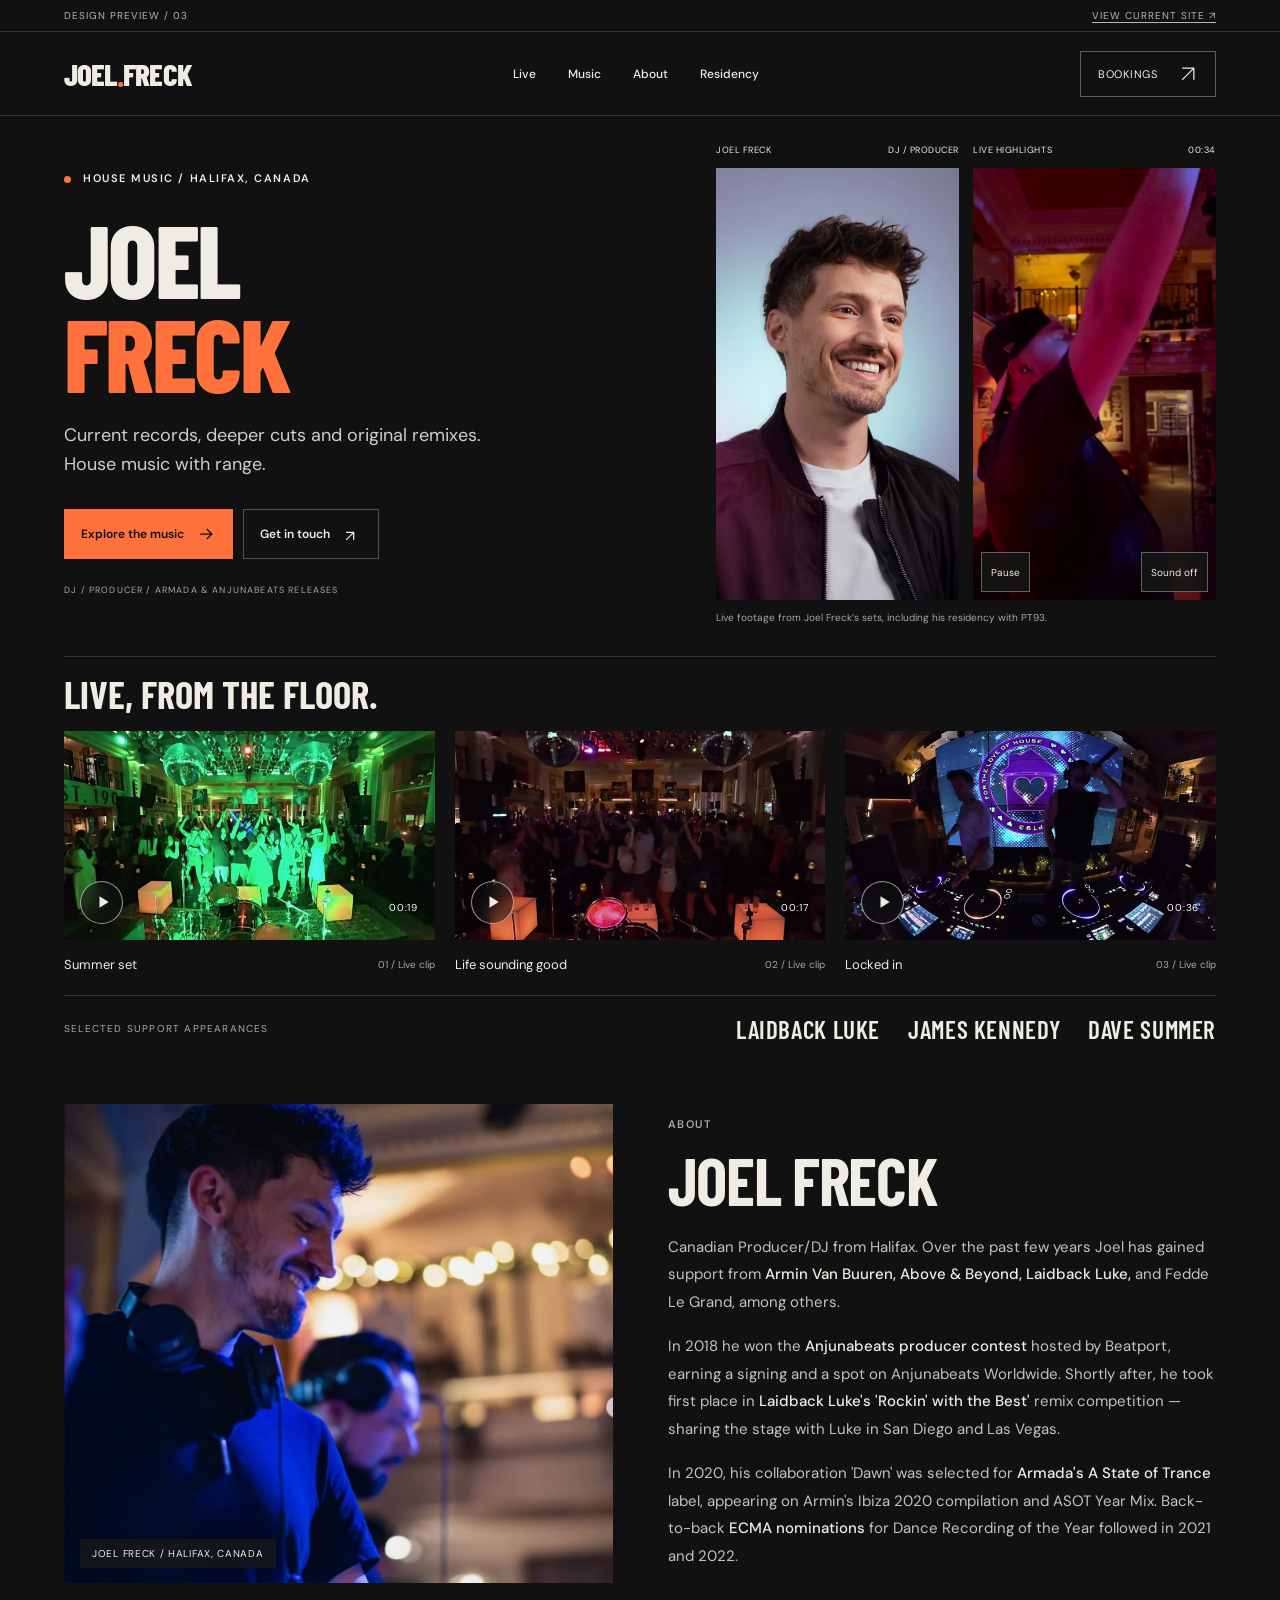
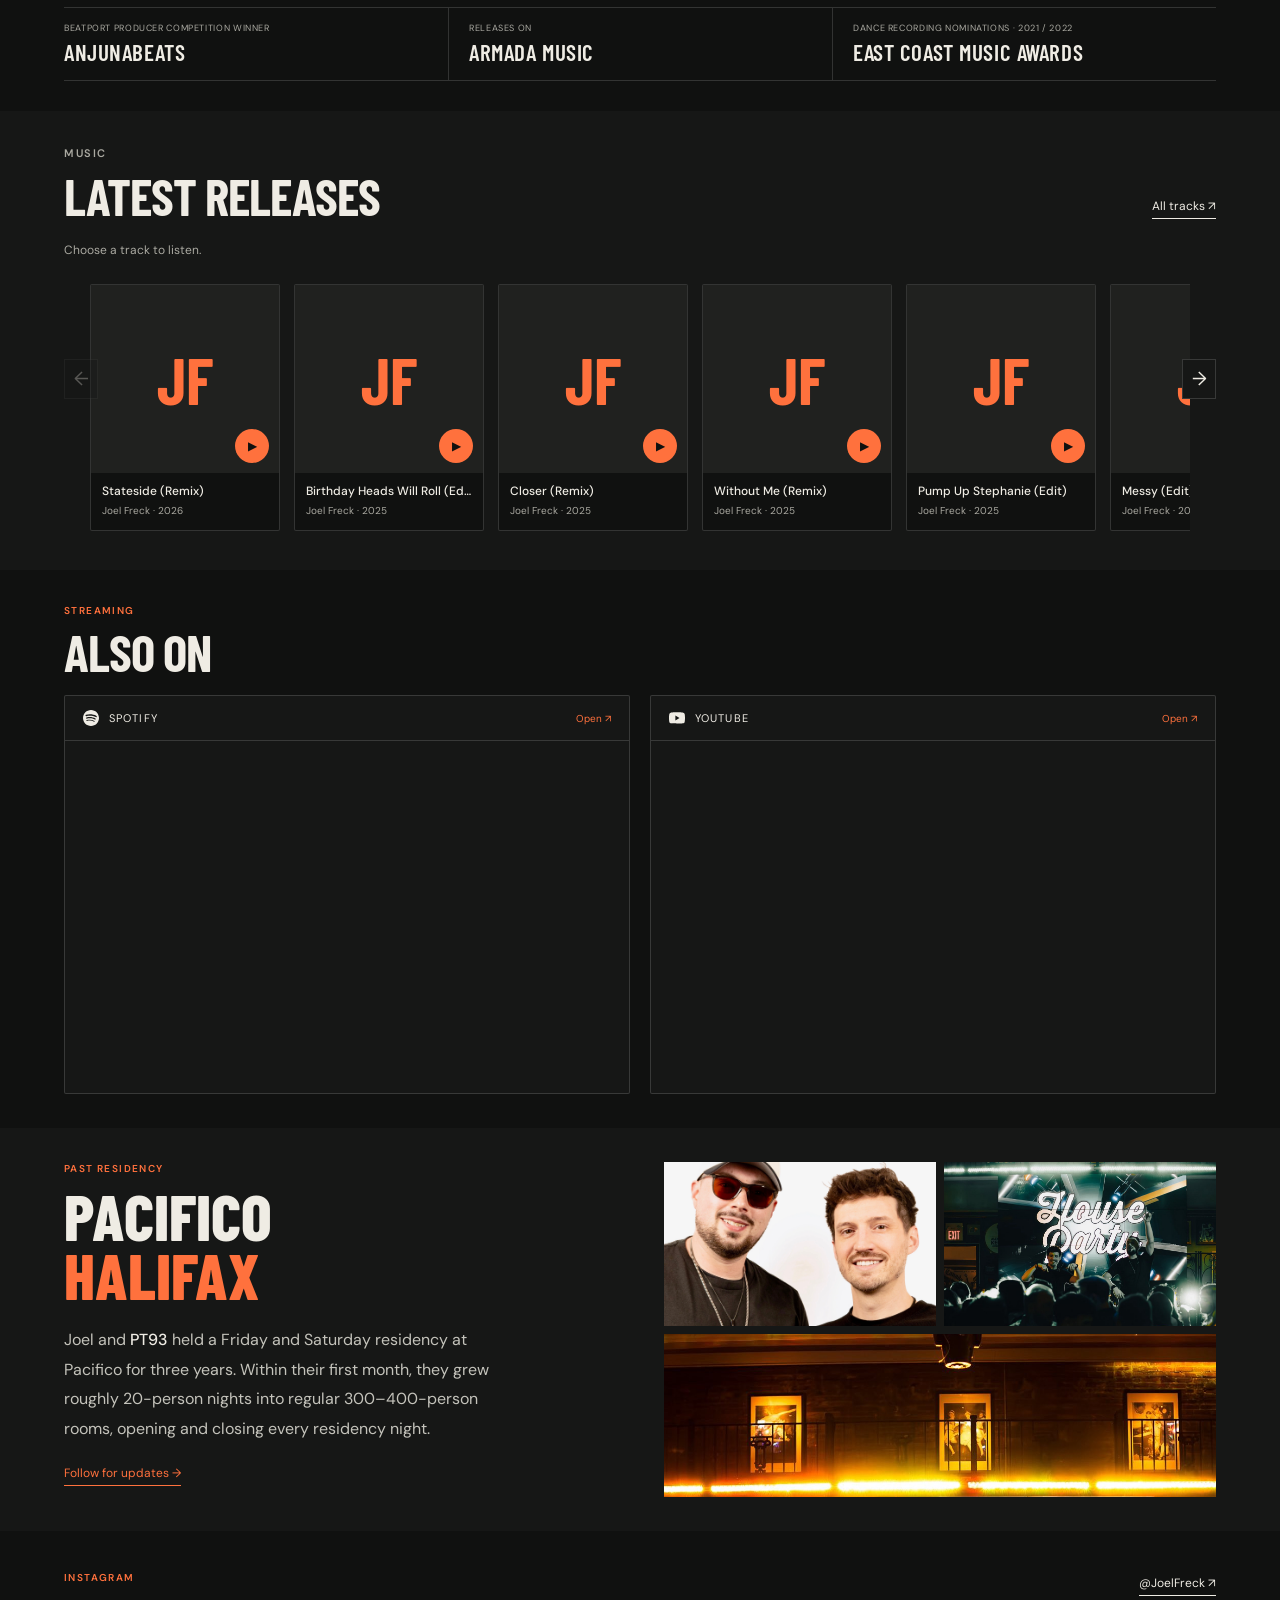
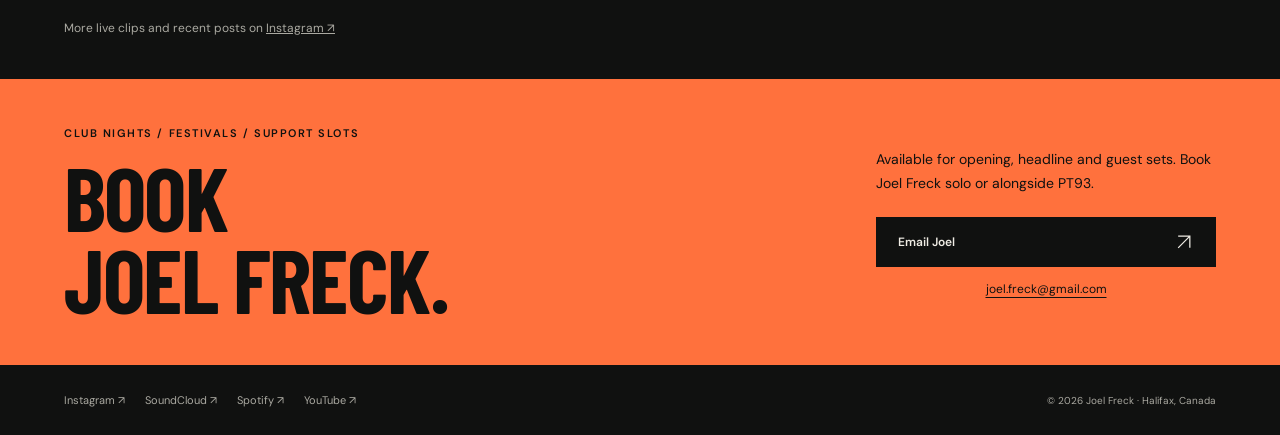
<file: studio-preview.html>
<!DOCTYPE html>
<html lang="en">
<head>
  <meta charset="utf-8">
  <meta name="viewport" content="width=device-width, initial-scale=1">
  <meta name="robots" content="noindex, nofollow, noarchive">
  <meta name="theme-color" content="#101110">
  <title>Joel Freck — Design Preview</title>
  <meta name="description" content="Joel Freck. House music DJ and producer from Halifax, Canada. Live performances, original releases, edits and remixes.">
  <link rel="preconnect" href="https://fonts.googleapis.com">
  <link rel="preconnect" href="https://fonts.gstatic.com" crossorigin>
  <link href="https://fonts.googleapis.com/css2?family=Barlow+Condensed:wght@600;700;800;900&family=DM+Sans:wght@400;500;600;700&display=swap" rel="stylesheet">
  <style>
    :root{--ink:#101110;--paper:#efece4;--orange:#ff713d;--muted:#aaa9a1;--line:#ffffff25;--display:'Barlow Condensed',Impact,sans-serif;--body:'DM Sans',sans-serif;--gutter:clamp(22px,5vw,80px)}
    *,*::before,*::after{box-sizing:border-box}
    html{scroll-behavior:smooth;scroll-padding-top:90px}
    body{margin:0;background:var(--ink);color:var(--paper);font-family:var(--body);font-size:16px;-webkit-font-smoothing:antialiased}
    body.modal-open{overflow:hidden}
    button,a,input{-webkit-tap-highlight-color:transparent}
    button{font:inherit;cursor:pointer}
    a{color:inherit;text-decoration:none}
    button:focus-visible,a:focus-visible,video:focus-visible{outline:3px solid var(--orange);outline-offset:5px}
    img,video{display:block;max-width:100%}
    img{height:auto}
    button{color:inherit}
    svg{display:block;width:20px;height:20px;fill:none;stroke:currentColor;stroke-width:1.5}
    .wrap{width:min(1440px,100%);margin-inline:auto;padding-inline:var(--gutter)}
    .eyebrow{font-size:11px;line-height:1.6;font-weight:600;letter-spacing:.14em;text-transform:uppercase}
    .skip{position:fixed;left:20px;top:-80px;padding:15px;background:var(--paper);color:var(--ink);z-index:100}
    .skip:focus{top:20px}
    .preview-note{display:flex;justify-content:space-between;gap:16px;padding-block:9px;color:#b7b8b0;font-size:10px;letter-spacing:.1em;text-transform:uppercase;border-bottom:1px solid var(--line)}
    .preview-note a{text-decoration:underline;text-underline-offset:3px}
    .site-header{border-bottom:1px solid var(--line)}
    .nav{height:83px;display:flex;align-items:center;justify-content:space-between;gap:24px}
    .wordmark{font-family:var(--display);font-size:31px;font-weight:800;line-height:1;letter-spacing:-.03em;white-space:nowrap}
    .wordmark span{color:var(--orange)}
    .nav-links{display:flex;align-items:center;gap:32px;font-size:12px;font-weight:500}
    .nav-links a{padding-block:12px}
    .nav-links a:hover{color:var(--orange)}
    .nav-book{display:flex;gap:20px;align-items:center;border:1px solid #ffffff55;padding:12px 17px;min-height:44px;font-size:11px;letter-spacing:.07em;text-transform:uppercase;white-space:nowrap}
    .nav-book:hover{background:var(--paper);color:var(--ink)}
    .hero{display:grid;grid-template-columns:minmax(0,1.2fr) minmax(300px,.8fr);gap:clamp(30px,7vw,100px);padding-top:48px;padding-bottom:55px;align-items:center}
    .hero-copy{padding-block:18px}
    .hero-location{display:flex;align-items:center;gap:12px;margin:0 0 27px}
    .orange-dot{width:7px;height:7px;display:inline-block;flex:none;background:var(--orange);border-radius:50%}
    h1{font-family:var(--display);font-size:clamp(118px,15.1vw,224px);line-height:.76;letter-spacing:-.025em;text-transform:uppercase;font-weight:800;margin:0 0 34px}
    h1 span{display:block}
    h1 span:last-child{color:var(--orange);margin-top:7px}
    .hero-description{font-size:clamp(17px,1.65vw,22px);line-height:1.6;max-width:440px;color:#cfcec6;margin:0}
    .hero-actions{display:flex;flex-wrap:wrap;gap:14px;margin-top:30px}
    .button{display:inline-flex;justify-content:center;align-items:center;gap:26px;min-height:50px;padding:14px 21px;font-size:12px;font-weight:600;border:1px solid transparent}
    .button-primary{background:var(--orange);color:var(--ink)}
    .button-primary:hover{background:#ff8c60}
    .button-outline{border-color:#ffffff45}
    .button-outline:hover{border-color:var(--paper)}
    .hero-footnote{font-size:10px;letter-spacing:.13em;text-transform:uppercase;color:var(--muted);margin:33px 0 0}
    .hero-film{width:min(100%,342px);justify-self:center;position:relative;isolation:isolate;margin:0}
    .hero-film::before{content:'';position:absolute;inset:13px -13px -13px 13px;border:1px solid #ff713d65;z-index:-1}
    .hero-film-top{display:flex;align-items:center;justify-content:space-between;gap:12px;font-size:10px;text-transform:uppercase;letter-spacing:.12em;margin-bottom:12px}
    .hero-film-top span:first-child{display:flex;align-items:center;gap:8px}
    .hero-film-frame{position:relative;aspect-ratio:9/16;background:#252623;overflow:hidden}
    .hero-film video{width:100%;height:100%;object-fit:cover}
    .hero-film-frame::after{content:'';position:absolute;inset:70% 0 0;background:linear-gradient(transparent,#0009);pointer-events:none}
    .film-controls{position:absolute;z-index:1;inset:auto 12px 12px;display:flex;justify-content:space-between;gap:8px}
    .film-controls button{display:flex;align-items:center;gap:8px;min-height:42px;padding:10px 13px;border:1px solid #ffffff55;background:#141514e8;font-size:11px}
    .film-controls button:hover{background:var(--paper);color:var(--ink)}
    .film-controls svg{width:15px;height:15px}
    .hero-film figcaption{font-size:10px;line-height:1.65;color:var(--muted);margin-top:12px;max-width:330px}
    .credentials{border-top:1px solid var(--line);border-bottom:1px solid var(--line);display:grid;grid-template-columns:repeat(3,1fr)}
    .credential{padding:27px 30px 29px 0}
    .credential+.credential{border-left:1px solid var(--line);padding-left:36px}
    .credential small{display:block;font-size:10px;color:var(--muted);letter-spacing:.1em;text-transform:uppercase;margin-bottom:7px}
    .credential strong{font-family:var(--display);font-size:34px;line-height:1.1;letter-spacing:.025em;text-transform:uppercase;font-weight:600}
    .section{padding-block:85px}
    .section-top{display:flex;justify-content:space-between;align-items:flex-end;gap:32px;margin-bottom:32px}
    .section-index{display:flex;gap:15px;color:var(--muted);margin-bottom:16px}
    .section-index span{color:var(--orange)}
    h2{font-family:var(--display);font-size:clamp(58px,7.5vw,104px);font-weight:700;letter-spacing:-.02em;line-height:.91;text-transform:uppercase;margin:0}
    .section-top p{max-width:365px;color:var(--muted);font-size:14px;line-height:1.75;margin:0 0 3px}
    .clips{display:grid;grid-template-columns:repeat(3,minmax(0,1fr));gap:20px}
    .clip{display:block;width:100%;padding:0;text-align:left;background:none;border:0}
    .clip-image{aspect-ratio:16/10;position:relative;overflow:hidden;background:#242523}
    .clip-image img{width:100%;height:100%;object-fit:cover;transition:transform .35s,filter .35s;filter:saturate(.85)}
    .clip:hover img{transform:scale(1.035);filter:saturate(1.05)}
    .clip-play{position:absolute;bottom:16px;left:16px;display:grid;place-items:center;width:43px;height:43px;border:1px solid #ffffff8f;border-radius:50%;background:#15151575;backdrop-filter:blur(8px)}
    .clip:hover .clip-play{background:var(--orange);border-color:var(--orange);color:var(--ink)}
    .clip-duration{position:absolute;bottom:26px;right:17px;font-size:10px;letter-spacing:.07em;color:#fff;text-shadow:0 1px 4px #000}
    .clip-caption{display:flex;justify-content:space-between;align-items:center;padding-top:16px;gap:8px;font-size:13px}
    .clip-caption span:last-child{font-size:10px;color:var(--muted)}
    .support-line{margin-top:36px;padding-top:26px;border-top:1px solid var(--line);display:flex;justify-content:space-between;gap:22px;align-items:center}
    .support-line>span{color:var(--muted);font-size:10px;letter-spacing:.12em;text-transform:uppercase;flex-shrink:0}
    .support-names{display:flex;flex-wrap:wrap;gap:12px 28px;font-family:var(--display);font-weight:600;font-size:25px;letter-spacing:.025em;text-transform:uppercase}
    .about{display:grid;grid-template-columns:1fr 1fr;gap:clamp(40px,7vw,110px);align-items:center}
    .about-photo{margin:0;position:relative}
    .about-photo img{width:100%;aspect-ratio:4/5;object-fit:cover;object-position:center 34%}
    .about-photo figcaption{position:absolute;bottom:15px;left:16px;font-size:10px;background:#181918c9;padding:8px 12px;letter-spacing:.07em;text-transform:uppercase}
    .about-copy h2{font-size:clamp(56px,5.7vw,80px);margin-bottom:30px}
    .about-copy p{font-size:14px;line-height:1.85;color:#c4c3bb;margin:0 0 20px}
    .about-copy p.lead{font-size:20px;line-height:1.6;color:var(--paper)}
    .about-stats{border-top:1px solid var(--line);margin-top:32px;padding-top:23px;display:grid;grid-template-columns:1fr 1fr;gap:24px}
    .about-stats strong{display:block;font:700 49px/1 var(--display);color:var(--orange)}
    .about-stats span{display:block;font-size:11px;color:var(--muted);line-height:1.6;margin-top:8px;max-width:155px}
    .booking{background:var(--orange);color:var(--ink);padding-block:66px}
    .booking-inner{display:flex;justify-content:space-between;gap:48px;align-items:center}
    .booking .eyebrow{margin:0 0 14px}
    .booking h2{font-size:clamp(68px,8vw,110px)}
    .booking-right{max-width:340px}
    .booking-right p{font-size:14px;line-height:1.75;margin:0 0 21px}
    .booking .button{background:var(--ink);color:var(--paper);width:100%;justify-content:space-between}
    .booking .button:hover{background:#32352f}
    .booking-email{display:block;margin-top:14px;font-size:12px;text-align:center;text-decoration:underline;text-underline-offset:4px}
    .footer{padding-block:28px;display:flex;align-items:center;justify-content:space-between;gap:25px;font-size:11px;color:var(--muted)}
    .socials{display:flex;gap:20px;flex-wrap:wrap}
    .socials a:hover{color:var(--paper)}
    .footer small{font-size:10px}
    dialog{border:1px solid #ffffff35;padding:0;background:var(--ink);color:var(--paper);width:min(1060px,calc(100% - 32px));max-height:calc(100dvh - 32px);overflow:auto}
    dialog::backdrop{background:#000e;backdrop-filter:blur(8px)}
    .dialog-top{display:flex;justify-content:space-between;align-items:center;gap:20px;padding:15px 20px;border-bottom:1px solid var(--line)}
    .dialog-top h2{font:500 15px var(--body);text-transform:none;letter-spacing:0}
    .dialog-close{background:none;border:1px solid #ffffff40;display:flex;align-items:center;gap:9px;font-size:11px;padding:8px 12px;min-height:40px}
    .dialog-close:hover{background:var(--paper);color:var(--ink)}
    dialog video{width:100%;aspect-ratio:16/9;max-height:75dvh;background:#000;object-fit:contain}
    .media-status{font-size:12px;line-height:1.5;margin:0;padding:10px 20px;color:var(--muted)}
    .media-status:empty{display:none}
    @media(min-width:1600px){.hero{padding-top:58px;padding-bottom:65px}.hero-film{width:360px}}
    @media(min-width:721px) and (max-height:800px){.hero{padding-top:30px;padding-bottom:35px}.hero-film{width:280px}.hero-copy{padding-block:0}h1{font-size:clamp(112px,12vw,176px);margin-bottom:26px}.hero-location{margin-bottom:20px}.hero-footnote{margin-top:24px}}
    @media(max-width:1000px){.nav-links{gap:20px}.hero{gap:40px;grid-template-columns:minmax(0,1fr) minmax(270px,.85fr)}h1{font-size:clamp(112px,16vw,164px)}.hero-description{font-size:17px}.hero-actions{gap:10px}.button{gap:18px;padding-inline:17px}.credentials .credential{padding-left:20px}.credentials .credential:first-child{padding-left:0}.credential strong{font-size:28px}.music-grid{gap:35px}.about{gap:40px}}
    @media(max-width:720px){html{scroll-padding-top:20px}.preview-note{font-size:9px}.nav{height:70px;gap:12px}.nav-links{display:none}.wordmark{font-size:28px}.nav-book{font-size:10px;padding:10px 12px;gap:12px}.hero{grid-template-columns:1fr;padding-top:35px;padding-bottom:40px;gap:38px}.hero-copy{padding:0}.hero-location{font-size:10px;margin-bottom:25px}h1{font-size:clamp(108px,27vw,180px);line-height:.78;margin-bottom:27px}.hero-description{max-width:440px;font-size:17px}.hero-actions{margin-top:22px}.hero-footnote{margin-top:24px;font-size:9px}.hero-film{width:min(100%,310px)}.credentials{grid-template-columns:1fr}.credential,.credentials .credential,.credentials .credential:first-child{padding:19px 0;display:flex;align-items:center;justify-content:space-between;gap:15px}.credential+.credential{border-left:0;border-top:1px solid var(--line)}.credential small{font-size:9px;margin:0;max-width:140px}.credential strong{font-size:26px;text-align:right}.section{padding-block:53px}.section-top{display:block;margin-bottom:26px}.section-top p{margin-top:20px;font-size:13px}.section-index{font-size:10px;margin-bottom:13px}h2{font-size:65px}.clips{grid-template-columns:1fr;gap:28px}.clip-image{aspect-ratio:16/9}.clip-caption{padding-top:12px}.support-line{display:block;margin-top:29px}.support-names{margin-top:15px;gap:8px 20px;font-size:23px}.music-grid{grid-template-columns:1fr;gap:24px;margin-top:30px}.music-art{aspect-ratio:1.2/1}.art-bottom strong{font-size:63px}.music-player{min-height:0}.track{padding-block:19px}.track-name{font-size:17px}.music-links{font-size:11px}.about{grid-template-columns:1fr;gap:32px}.about-photo img{aspect-ratio:1/1;object-position:center 32%}.about-copy h2{font-size:62px;margin-bottom:23px}.about-copy p.lead{font-size:18px}.about-copy p{font-size:13px}.about-stats{margin-top:25px}.booking{padding-block:50px}.booking-inner{display:block}.booking h2{font-size:76px}.booking-right{margin-top:28px;max-width:none}.booking-right p{font-size:13px}.booking .button{max-width:420px}.booking-email{text-align:left;margin-top:19px}.footer{display:block;padding-block:25px}.socials{gap:16px;margin-bottom:22px}.footer small{line-height:1.8}.dialog-top{padding:12px}.dialog-top h2{font-size:13px}}
    @media(prefers-reduced-motion:reduce){html{scroll-behavior:auto}*,*::before,*::after{animation:none!important;transition:none!important}}

    /* Second direction: the original site body, a performance-led opening. */
    :root{--bg:var(--ink);--bg2:#161716;--bg3:#20211f;--or:var(--orange);--or2:#ff946d;--cream:var(--paper);--border:var(--line);--fd:var(--display);--fb:var(--body)}
    .hero{grid-template-columns:minmax(250px,1.15fr) minmax(240px,1fr) minmax(230px,.78fr);gap:32px;padding-block:42px;align-items:center}
    .hero-copy{padding:0}.hero h1{font-size:clamp(76px,8vw,112px);line-height:.85;margin-bottom:25px}
    .hero-description{font-size:18px}.hero-actions{gap:10px}.hero-actions .button{padding:13px 16px;gap:12px}
    .hero-footnote{font-size:9px;line-height:1.8;margin-top:23px}
    .hero-portrait{margin:0;align-self:center;min-width:0}.hero-portrait img{width:100%;height:365px;object-fit:cover;object-position:57% center}
    .hero-portrait figcaption{display:flex;justify-content:space-between;gap:10px;font-size:12px;margin-top:14px}
    .hero-portrait figcaption span{font-size:10px;color:var(--muted)}
    .hero-film{width:100%;max-width:270px}.hero-film::before{display:none}
    .hero-film-frame{background:#191a18}.hero-film figcaption{font-size:10px}
    .section{padding-block:58px}#live h2{font-size:clamp(54px,5.5vw,76px)}
    .credential{padding-block:20px}.credential strong{font-size:28px}
    .about{align-items:stretch;gap:55px}.about-photo{min-height:360px}
    .about-photo img{position:absolute;inset:0;height:100%;width:100%;object-fit:cover;object-position:center 25%;aspect-ratio:auto}
    .about-copy{padding-block:12px}.about-copy h2{font-size:66px;margin:0 0 24px}
    .about-copy p{font-size:15px;line-height:1.85;margin:0 0 16px}.about-copy p:last-child{margin-bottom:0}.about-copy strong{color:var(--paper);font-weight:500}
    .legacy-section{padding-block:34px}.legacy-section h2{font-size:clamp(38px,4vw,54px);margin:0}
    .legacy-section .slabel{font-size:10px;font-weight:600;letter-spacing:.14em;text-transform:uppercase;color:var(--orange);margin-bottom:12px}
    .music-hd{display:flex;justify-content:space-between;align-items:end;gap:20px;margin-bottom:22px}.music-hd .section-index{margin-bottom:10px}
    .text-link{font-size:12px;display:inline-block;border-bottom:1px solid currentColor;padding-bottom:4px}.text-link:hover{color:var(--orange)}
    #music,#residency{background:var(--bg2)}
    .music-player{margin-bottom:18px}.music-player iframe{width:100%;height:166px;display:block;border:0}.music-player [hidden]{display:none}
    .player-placeholder,#music-status{font-size:12px;color:var(--muted);margin:0;line-height:1.6}#music-status:empty{display:none}
    .track-external{display:block;font-size:11px;color:var(--muted);margin-top:10px;text-decoration:underline;text-underline-offset:3px}
    .sc-wrap{position:relative;padding-inline:26px}.sc-viewport{overflow-x:auto;scrollbar-width:none;scroll-snap-type:x mandatory}.sc-viewport::-webkit-scrollbar{display:none}
    .sc-track{display:flex;gap:14px;width:max-content;padding:5px 0}.sc-card{display:block;width:190px;flex:none;padding:0;border:1px solid var(--line);border-radius:2px;background:var(--ink);text-align:left;scroll-snap-align:start}
    .sc-card:hover,.sc-card[aria-pressed="true"]{border-color:var(--orange)}.sc-card:focus-visible{outline-offset:1px}
    .sc-art-wrap{display:block;height:188px;position:relative;overflow:hidden;background:var(--bg3)}.sc-art-wrap img{width:100%;height:100%;object-fit:cover}
    .art-placeholder{height:100%;display:grid;place-items:center;font:700 65px var(--display);color:var(--orange)}
    .sc-play-btn{position:absolute;right:10px;bottom:10px;border-radius:50%;width:34px;height:34px;display:grid;place-items:center;font-size:12px;background:var(--orange);color:var(--ink)}
    .sc-info{display:block;padding:10px 11px 13px}.sc-title{display:block;font-size:12px;font-weight:500;overflow:hidden;text-overflow:ellipsis;white-space:nowrap}.sc-meta{display:block;font-size:10px;color:var(--muted);margin-top:5px}
    .sc-arrow{position:absolute;top:80px;z-index:2;width:34px;height:40px;border:1px solid var(--line);background:var(--bg2);color:var(--paper);font-size:19px}.sc-arrow-l{left:0}.sc-arrow-r{right:0}.sc-arrow:disabled{opacity:.3;cursor:default}
    .stream-grid{display:grid;grid-template-columns:1fr 1fr;gap:20px;margin-top:20px}.stream-card{border:1px solid var(--line);overflow:hidden;border-radius:2px;background:var(--bg2)}
    .stream-card-header{display:flex;align-items:center;justify-content:space-between;padding:14px 18px;border-bottom:1px solid var(--line)}
    .stream-label{display:flex;align-items:center;gap:10px;font-size:11px;letter-spacing:.1em;text-transform:uppercase}.stream-label svg{width:16px;height:16px;fill:currentColor;stroke:none}.stream-open{font-size:10px;color:var(--orange)}
    .stream-embed{width:100%;height:352px;border:0;display:block}
    .res-grid{display:grid;grid-template-columns:1fr 1fr;gap:48px;align-items:stretch}
    .res-venue{font:800 clamp(48px,5vw,68px)/.92 var(--display);text-transform:uppercase;margin:0 0 20px}.res-venue em{font-style:normal;color:var(--orange)}
    .res-body{font-size:16px;line-height:1.85;color:#c4c3bb;max-width:440px;margin:0}.res-body strong{font-weight:500;color:var(--paper)}
    .res-cta{display:inline-block;font-size:12px;color:var(--orange);margin-top:22px;border-bottom:1px solid currentColor;padding-bottom:4px}
    .res-collage{display:grid;grid-template-columns:1fr 1fr;grid-template-rows:1fr 1fr;gap:8px;min-height:335px}
    .res-photo{position:relative;overflow:hidden;background:var(--bg3)}.res-photo img{position:absolute;inset:0;width:100%;height:100%;object-fit:cover}.res-photo:nth-child(3){grid-column:1/3}
    #gram{padding-block:40px;overflow:hidden}.gram-note{font-size:12px;color:var(--muted);line-height:1.7;margin:20px 0 0}.gram-note a{text-decoration:underline}
    .booking{padding-block:46px}.booking h2{font-size:clamp(62px,7vw,90px)}
    @media(min-width:1600px){.hero-film{max-width:290px}.hero-portrait img{height:415px}}
    @media(max-width:1100px){.hero{grid-template-columns:1fr 1fr;gap:26px}.hero-copy{grid-column:1/-1}.hero h1{font-size:80px;line-height:.85;margin-bottom:18px}.hero h1 span{display:inline}.hero h1 span+span{margin-left:12px}.hero-location{margin-bottom:18px}.hero-description{max-width:600px}.hero-footnote{margin-top:18px}.hero-film{max-width:260px}.hero-portrait{max-width:440px;justify-self:center;width:100%}.hero-portrait img{height:350px}}
    @media(max-width:720px){.hero{grid-template-columns:minmax(0,1fr) minmax(0,1fr);gap:22px 14px;padding-block:28px}.hero-copy{grid-column:1/-1}.hero h1{font-size:clamp(65px,16vw,90px)}.hero-description{font-size:16px}.hero-actions{margin-top:20px}.hero-portrait img{height:auto;aspect-ratio:4/5;object-position:56% center}.hero-portrait figcaption{display:block;font-size:11px;line-height:1.7}.hero-portrait figcaption span{display:block}.hero-film{max-width:none}.hero-film-top{font-size:8px;letter-spacing:.05em;gap:5px}.hero-film-top .orange-dot{display:none}.film-controls{position:static;display:flex;gap:4px;background:#161716;padding:6px 0}.film-controls button{padding:8px 6px;font-size:10px;min-height:40px;justify-content:center;flex:1}.film-controls svg{display:none}.hero-film-frame{aspect-ratio:auto;overflow:visible}.hero-film video{aspect-ratio:9/16;height:auto}.hero-film-frame::after{display:none}.hero-film figcaption{font-size:9px}.section{padding-block:38px}.about{gap:27px}.about-photo{min-height:0;aspect-ratio:4/3}.about-copy h2{font-size:55px}.about-copy p{font-size:14px}.legacy-section{padding-block:28px}.legacy-section h2{font-size:40px}.music-hd{align-items:center}.stream-grid{grid-template-columns:1fr}.stream-embed{height:352px}.res-grid{grid-template-columns:1fr;gap:28px}.res-collage{min-height:330px}.res-body{font-size:14px}.booking h2{font-size:66px}.sc-wrap{padding-inline:18px}.music-player{margin-bottom:14px}}


    /* Keep the portrait and all performance footage together. */
    .hero{grid-template-columns:minmax(0,1fr) minmax(0,500px);gap:48px;padding-block:26px 12px}
    .hero-copy{grid-column:auto}
    .hero-media{display:grid;grid-template-columns:repeat(2,minmax(0,1fr));gap:10px 14px;align-items:start;width:100%;justify-self:end}
    .hero-media .hero-portrait,.hero-media .hero-film{width:100%;max-width:none;margin:0;align-self:start}
    .hero-media .hero-film-top{height:16px;margin:0 0 10px;font-size:9px;letter-spacing:.06em}
    .hero-media .hero-film-top .orange-dot{display:none}
    .hero-media .hero-portrait img{width:100%;height:auto;aspect-ratio:9/16;object-fit:cover;object-position:53% center}
    .hero-media .hero-film-frame{aspect-ratio:9/16;overflow:hidden}
    .hero-media .hero-film video{height:100%;aspect-ratio:9/16;object-fit:cover}
    .hero-media-caption{grid-column:1/-1;margin:0;color:var(--muted);font-size:10px;line-height:1.6}
    .hero-media .film-controls{position:absolute;inset:auto 8px 8px;padding:0;gap:5px;background:none}
    .hero-media .film-controls button{font-size:10px;padding:8px 9px;min-height:40px}
    .hero-media .film-controls svg{display:none}
    #live{padding-top:18px;padding-bottom:28px}
    #live .section-top{margin:0 0 18px;display:block;border-top:1px solid var(--line);padding-top:18px}
    #live h2{font-size:clamp(28px,3vw,40px);line-height:1;letter-spacing:0}
    #live .clip-image{aspect-ratio:16/9}
    #live .support-line{margin-top:22px;padding-top:18px}
    #about{padding-block:32px 24px}
    .credentials-after-about{padding-bottom:30px}
    .credentials-after-about .credential{padding:14px 20px}
    .credentials-after-about .credential:first-child{padding-left:0}
    .credentials-after-about .credential small{font-size:9px;letter-spacing:.07em;line-height:1.5;margin-bottom:5px}
    .credentials-after-about .credential strong{font-size:23px}
    @media(max-width:1100px) and (min-width:721px){.hero{grid-template-columns:minmax(0,1fr) minmax(0,430px);gap:28px}.hero h1 span{display:block}.hero h1 span+span{margin-left:0}.hero h1{font-size:80px}.hero-description{font-size:16px}.hero-actions{flex-direction:column;align-items:start}}
    @media(max-width:720px){.hero{grid-template-columns:1fr;gap:20px;padding-block:22px 8px}.hero-copy{grid-column:auto}.hero-media{max-width:400px;justify-self:center;gap:9px 12px}.hero-media .hero-film-top{font-size:8px;letter-spacing:0}.hero-media .hero-portrait .hero-film-top span:last-child{display:none}.hero-media .film-controls{inset:auto 5px 5px}.hero-media .film-controls button{padding:7px 4px;min-height:40px}.hero-media-caption{font-size:10px}#live{padding-block:12px 24px}#live .section-top{padding-top:14px;margin-bottom:16px}#live h2{font-size:30px}.credentials-after-about .credential,.credentials-after-about .credential:first-child{padding:12px 0}.credentials-after-about .credential small{margin:0;max-width:160px}.credentials-after-about .credential strong{font-size:21px}.credentials-after-about{padding-bottom:24px}}
  </style>
</head>
<body>
  <a class="skip" href="#main">Skip to content</a>
  <div class="wrap preview-note"><span>Design preview / 03</span><a href="/">View current site ↗</a></div>
  <header class="site-header">
    <nav class="wrap nav" aria-label="Main navigation">
      <a class="wordmark" href="#main" aria-label="Joel Freck home">JOEL<span>.</span>FRECK</a>
      <div class="nav-links"><a href="#live">Live</a><a href="#music">Music</a><a href="#about">About</a><a href="#residency">Residency</a></div>
      <a class="nav-book" href="#booking">Bookings <svg aria-hidden="true" viewBox="0 0 24 24"><path d="M5 19 19 5M5 5h14v14"/></svg></a>
    </nav>
  </header>
  <main id="main">
    <section class="wrap hero" aria-labelledby="artist-name">
      <div class="hero-copy">
        <p class="eyebrow hero-location"><span class="orange-dot"></span>House music / Halifax, Canada</p>
        <h1 id="artist-name"><span>Joel</span><span>Freck</span></h1>
        <p class="hero-description">Current records, deeper cuts and original remixes. House music with range.</p>
        <div class="hero-actions">
          <a class="button button-primary" href="#music">Explore the music <svg aria-hidden="true" viewBox="0 0 24 24"><path d="M5 12h14m-6-6 6 6-6 6"/></svg></a>
          <a class="button button-outline" href="#booking">Get in touch <svg aria-hidden="true" viewBox="0 0 24 24"><path d="M5 19 14 10M5 10h9v9"/></svg></a>
        </div>
        <p class="hero-footnote">DJ / Producer / Armada &amp; Anjunabeats releases</p>
      </div>
      <div class="hero-media"><figure class="hero-portrait"><div class="hero-film-top"><span>Joel Freck</span><span>DJ / Producer</span></div><img src="JFFULL.png" width="1151" height="977" alt="Joel Freck" fetchpriority="high"></figure>
      <figure class="hero-film">
        <div class="hero-film-top"><span><span class="orange-dot"></span>Live highlights</span><span>00:34</span></div>
        <div class="hero-film-frame">
          <video id="hero-video" muted loop playsinline preload="metadata" poster="joel-pt93-promo-poster.jpg" aria-label="Joel Freck performance highlights with PT93"><source src="joel-pt93-promo-web.mp4" type="video/mp4"></video>
          <div class="film-controls">
            <button id="hero-play" type="button" aria-label="Play highlight video">Play</button>
            <button id="hero-sound" type="button" aria-pressed="false" aria-label="Turn sound on"><svg aria-hidden="true" viewBox="0 0 24 24"><path d="m11 4-6 5H2v6h3l6 5V4zm5 5 5 6m0-6-5 6"/></svg><span>Sound off</span></button>
          </div>
        </div>
      </figure><p class="hero-media-caption">Live footage from Joel Freck’s sets, including his residency with PT93.</p></div>
    </section>
    <section id="live" class="wrap section" aria-labelledby="live-title">
      <div class="section-top">
        <h2 id="live-title">Live, from the floor.</h2>
      </div>
      <div class="clips">
        <button class="clip" type="button" data-video="summer-live-web.mp4" data-title="Summer set" data-poster="summer-live-poster.jpg" aria-label="Watch Summer set, 19 seconds">
          <div class="clip-image"><img src="summer-live-poster.jpg" width="1280" height="720" loading="lazy" alt="Crowd dancing under green lights"><span class="clip-play"><svg aria-hidden="true" viewBox="0 0 24 24"><path d="m9 5 11 7-11 7Z" fill="currentColor" stroke="none"/></svg></span><span class="clip-duration">00:19</span></div>
          <div class="clip-caption"><span>Summer set</span><span>01 / Live clip</span></div>
        </button>
        <button class="clip" type="button" data-video="life-sounding-good-live-web.mp4" data-title="Life sounding good" data-poster="life-sounding-good-live-poster.jpg" aria-label="Watch Life sounding good, 17 seconds">
          <div class="clip-image"><img src="life-sounding-good-live-poster.jpg" width="1280" height="720" loading="lazy" alt="A full dance floor during a Joel Freck and PT93 set"><span class="clip-play"><svg aria-hidden="true" viewBox="0 0 24 24"><path d="m9 5 11 7-11 7Z" fill="currentColor" stroke="none"/></svg></span><span class="clip-duration">00:17</span></div>
          <div class="clip-caption"><span>Life sounding good</span><span>02 / Live clip</span></div>
        </button>
        <button class="clip" type="button" data-video="shiver-live-web.mp4" data-title="Locked in" data-poster="shiver-live-poster.jpg" aria-label="Watch Locked in, 36 seconds">
          <div class="clip-image"><img src="shiver-live-poster.jpg" width="1280" height="720" loading="lazy" alt="Joel Freck and PT93 performing behind the decks"><span class="clip-play"><svg aria-hidden="true" viewBox="0 0 24 24"><path d="m9 5 11 7-11 7Z" fill="currentColor" stroke="none"/></svg></span><span class="clip-duration">00:36</span></div>
          <div class="clip-caption"><span>Locked in</span><span>03 / Live clip</span></div>
        </button>
      </div>
      <div class="support-line"><span>Selected support appearances</span><div class="support-names"><span>Laidback Luke</span><span>James Kennedy</span><span>Dave Summer</span></div></div>
    </section>
<section id="about" class="wrap section about" aria-labelledby="about-title"><figure class="about-photo"><img src="JF_Pacif.png" width="1214" height="1533" loading="lazy" alt="Joel Freck behind the decks"><figcaption>Joel Freck / Halifax, Canada</figcaption></figure><div class="about-copy"><div class="eyebrow section-index">About</div><h2 id="about-title">Joel Freck</h2>
      <p>Canadian Producer/DJ from Halifax. Over the past few years Joel has gained support from <strong>Armin Van Buuren, Above &amp; Beyond, Laidback Luke,</strong> and Fedde Le Grand, among others.</p>
      <p>In 2018 he won the <strong>Anjunabeats producer contest</strong> hosted by Beatport, earning a signing and a spot on Anjunabeats Worldwide. Shortly after, he took first place in <strong>Laidback Luke's 'Rockin' with the Best'</strong> remix competition — sharing the stage with Luke in San Diego and Las Vegas.</p>
      <p>In 2020, his collaboration 'Dawn' was selected for <strong>Armada's A State of Trance</strong> label, appearing on Armin's Ibiza 2020 compilation and ASOT Year Mix. Back-to-back <strong>ECMA nominations</strong> for Dance Recording of the Year followed in 2021 and 2022.</p>
    </div></section>
    <div class="wrap credentials-after-about">
      <div class="credentials" aria-label="Selected credentials">
        <div class="credential"><small>Beatport producer competition winner</small><strong>Anjunabeats</strong></div>
        <div class="credential"><small>Releases on</small><strong>Armada Music</strong></div>
        <div class="credential"><small>Dance recording nominations · 2021 / 2022</small><strong>East Coast Music Awards</strong></div>
      </div>
    </div>
<section id="music" class="legacy-section" aria-labelledby="music-title"><div class="wrap">
<div class="music-hd"><div><div class="eyebrow section-index">Music</div><h2 id="music-title">Latest releases</h2></div><a class="text-link" href="https://soundcloud.com/joelfreck" target="_blank" rel="noopener noreferrer">All tracks ↗</a></div>
<div class="music-player" id="music-player"><p class="player-placeholder" id="player-placeholder">Choose a track to listen.</p><iframe id="soundcloud-player" title="Joel Freck music player" allow="autoplay" hidden></iframe><a class="track-external" id="track-external" href="https://soundcloud.com/joelfreck" target="_blank" rel="noopener noreferrer" hidden>Open this track on SoundCloud ↗</a><p id="music-status" role="status"></p></div>
<div class="sc-wrap"><button class="sc-arrow sc-arrow-l" id="arrowL" type="button" aria-label="Previous releases" disabled>←</button><div class="sc-viewport" id="scViewport"><div class="sc-track" id="scTrack">
<button class="sc-card music-choice" type="button" data-track="https://soundcloud.com/joelfreck/stateside1" data-title="Stateside (Remix)" aria-pressed="false" aria-label="Play Stateside (Remix)"><span class="sc-art-wrap" id="art-0"><span class="art-placeholder">JF</span><span class="sc-play-btn">▶</span></span><span class="sc-info"><span class="sc-title">Stateside (Remix)</span><span class="sc-meta">Joel Freck · 2026</span></span></button>
<button class="sc-card music-choice" type="button" data-track="https://soundcloud.com/joelfreck/katy-perry-birthday" data-title="Birthday Heads Will Roll (Edit)" aria-pressed="false" aria-label="Play Birthday Heads Will Roll (Edit)"><span class="sc-art-wrap" id="art-1"><span class="art-placeholder">JF</span><span class="sc-play-btn">▶</span></span><span class="sc-info"><span class="sc-title">Birthday Heads Will Roll (Edit)</span><span class="sc-meta">Joel Freck · 2025</span></span></button>
<button class="sc-card music-choice" type="button" data-track="https://soundcloud.com/joelfreck/chainsmokers-closer-ft-halsey-joel-freck-ft-vestral-remix" data-title="Closer (Remix)" aria-pressed="false" aria-label="Play Closer (Remix)"><span class="sc-art-wrap" id="art-2"><span class="art-placeholder">JF</span><span class="sc-play-btn">▶</span></span><span class="sc-info"><span class="sc-title">Closer (Remix)</span><span class="sc-meta">Joel Freck · 2025</span></span></button>
<button class="sc-card music-choice" type="button" data-track="https://soundcloud.com/joelfreck/halseywithoutme" data-title="Without Me (Remix)" aria-pressed="false" aria-label="Play Without Me (Remix)"><span class="sc-art-wrap" id="art-3"><span class="art-placeholder">JF</span><span class="sc-play-btn">▶</span></span><span class="sc-info"><span class="sc-title">Without Me (Remix)</span><span class="sc-meta">Joel Freck · 2025</span></span></button>
<button class="sc-card music-choice" type="button" data-track="https://soundcloud.com/joelfreck/pump-up-stephanie" data-title="Pump Up Stephanie (Edit)" aria-pressed="false" aria-label="Play Pump Up Stephanie (Edit)"><span class="sc-art-wrap" id="art-4"><span class="art-placeholder">JF</span><span class="sc-play-btn">▶</span></span><span class="sc-info"><span class="sc-title">Pump Up Stephanie (Edit)</span><span class="sc-meta">Joel Freck · 2025</span></span></button>
<button class="sc-card music-choice" type="button" data-track="https://soundcloud.com/joelfreck/messyremix" data-title="Messy (Edit)" aria-pressed="false" aria-label="Play Messy (Edit)"><span class="sc-art-wrap" id="art-5"><span class="art-placeholder">JF</span><span class="sc-play-btn">▶</span></span><span class="sc-info"><span class="sc-title">Messy (Edit)</span><span class="sc-meta">Joel Freck · 2025</span></span></button>
<button class="sc-card music-choice" type="button" data-track="https://soundcloud.com/joelfreck/no-surrender-original-mixw-kayrae" data-title="No Surrender (ft. Kayrae)" aria-pressed="false" aria-label="Play No Surrender (ft. Kayrae)"><span class="sc-art-wrap" id="art-6"><span class="art-placeholder">JF</span><span class="sc-play-btn">▶</span></span><span class="sc-info"><span class="sc-title">No Surrender (ft. Kayrae)</span><span class="sc-meta">Joel Freck · 2024</span></span></button>
<button class="sc-card music-choice" type="button" data-track="https://soundcloud.com/joelfreck/vaatu-original-mix" data-title="Vaatu (Original Mix)" aria-pressed="false" aria-label="Play Vaatu (Original Mix)"><span class="sc-art-wrap" id="art-7"><span class="art-placeholder">JF</span><span class="sc-play-btn">▶</span></span><span class="sc-info"><span class="sc-title">Vaatu (Original Mix)</span><span class="sc-meta">Joel Freck · 2024</span></span></button>
<button class="sc-card music-choice" type="button" data-track="https://soundcloud.com/joelfreck/05-joel-freck-falling-radio" data-title="Falling (Original Mix)" aria-pressed="false" aria-label="Play Falling (Original Mix)"><span class="sc-art-wrap" id="art-8"><span class="art-placeholder">JF</span><span class="sc-play-btn">▶</span></span><span class="sc-info"><span class="sc-title">Falling (Original Mix)</span><span class="sc-meta">Joel Freck · 2024</span></span></button>
<button class="sc-card music-choice" type="button" data-track="https://soundcloud.com/joelfreck/warehouse-original-mix" data-title="Warehouse (Original Mix)" aria-pressed="false" aria-label="Play Warehouse (Original Mix)"><span class="sc-art-wrap" id="art-9"><span class="art-placeholder">JF</span><span class="sc-play-btn">▶</span></span><span class="sc-info"><span class="sc-title">Warehouse (Original Mix)</span><span class="sc-meta">Joel Freck · 2023</span></span></button>
<button class="sc-card music-choice" type="button" data-track="https://soundcloud.com/joelfreck/bounce-original-mix" data-title="Bounce (Original Mix)" aria-pressed="false" aria-label="Play Bounce (Original Mix)"><span class="sc-art-wrap" id="art-10"><span class="art-placeholder">JF</span><span class="sc-play-btn">▶</span></span><span class="sc-info"><span class="sc-title">Bounce (Original Mix)</span><span class="sc-meta">Joel Freck · 2023</span></span></button>
<button class="sc-card music-choice" type="button" data-track="https://soundcloud.com/joelfreck/dawn" data-title="Dawn" aria-pressed="false" aria-label="Play Dawn"><span class="sc-art-wrap" id="art-11"><span class="art-placeholder">JF</span><span class="sc-play-btn">▶</span></span><span class="sc-info"><span class="sc-title">Dawn</span><span class="sc-meta">Joel Freck · 2020</span></span></button>
</div></div><button class="sc-arrow sc-arrow-r" id="arrowR" type="button" aria-label="Next releases">→</button></div>
</div></section>
<section id="streaming" class="legacy-section"><div class="wrap">
  <div class="slabel">Streaming</div>
  <h2 class="stitle">Also On</h2>
  <div class="stream-grid">
    <div class="stream-card">
      <div class="stream-card-header">
        <div class="stream-label">
          <svg viewBox="0 0 24 24"><path d="M12 0C5.4 0 0 5.4 0 12s5.4 12 12 12 12-5.4 12-12S18.66 0 12 0zm5.521 17.34c-.24.359-.66.48-1.021.24-2.82-1.74-6.36-2.101-10.561-1.141-.418.122-.779-.179-.899-.539-.12-.421.18-.78.54-.9 4.56-1.021 8.52-.6 11.64 1.32.42.18.479.659.301 1.02zm1.44-3.3c-.301.42-.841.6-1.262.3-3.239-1.98-8.159-2.58-11.939-1.38-.479.12-1.02-.12-1.14-.6-.12-.48.12-1.021.6-1.141C9.6 9.9 15 10.561 18.72 12.84c.361.181.54.78.241 1.2zm.12-3.36C15.24 8.4 8.82 8.16 5.16 9.301c-.6.179-1.2-.181-1.38-.721-.18-.601.18-1.2.72-1.381 4.26-1.26 11.28-1.02 15.721 1.621.539.3.719 1.02.419 1.56-.299.421-1.02.599-1.559.3z"/></svg>
          Spotify
        </div>
        <a href="https://open.spotify.com/artist/2UDLunvKgvTASh2DzxWgXj" target="_blank" rel="noopener noreferrer" class="stream-open">Open ↗</a>
      </div>
      <iframe class="stream-embed" title="Joel Freck on Spotify" src="https://open.spotify.com/embed/artist/2UDLunvKgvTASh2DzxWgXj?utm_source=generator&theme=0&type=artist" height="452" allow="autoplay; clipboard-write; encrypted-media; fullscreen; picture-in-picture" loading="lazy"></iframe>
    </div>
    <div class="stream-card">
      <div class="stream-card-header">
        <div class="stream-label">
          <svg viewBox="0 0 24 24"><path d="M23.498 6.186a3.016 3.016 0 00-2.122-2.136C19.505 3.545 12 3.545 12 3.545s-7.505 0-9.377.505A3.017 3.017 0 00.502 6.186C0 8.07 0 12 0 12s0 3.93.502 5.814a3.016 3.016 0 002.122 2.136c1.871.505 9.376.505 9.376.505s7.505 0 9.377-.505a3.015 3.015 0 002.122-2.136C24 15.93 24 12 24 12s0-3.93-.502-5.814zM9.545 15.568V8.432L15.818 12l-6.273 3.568z"/></svg>
          YouTube
        </div>
        <a href="https://www.youtube.com/joelfreck" target="_blank" rel="noopener noreferrer" class="stream-open">Open ↗</a>
      </div>
      <iframe class="stream-embed" title="Joel Freck on YouTube" height="452" src="https://www.youtube.com/embed/videoseries?list=UUItF_XacJS6pe8ZlwgEiMKg" allow="accelerometer; autoplay; clipboard-write; encrypted-media; gyroscope; picture-in-picture" allowfullscreen loading="lazy"></iframe>
    </div>
  </div>
</div></section>
<section id="residency" class="legacy-section"><div class="wrap">
  <div class="res-grid">
    <div class="res-info">
      <div class="slabel">Past residency</div>
      <div class="res-venue">Pacifico<br><em>Halifax</em></div>
      
      <p class="res-body">
        Joel and <strong>PT93</strong> held a Friday and Saturday residency at Pacifico for three years. Within their first month, they grew roughly 20-person nights into regular 300–400-person rooms, opening and closing every residency night.
      </p>
      <a href="https://www.instagram.com/JoelFreck/" target="_blank" rel="noopener noreferrer" class="res-cta">Follow for updates →</a>
    </div>

    <div class="res-collage">
      <div class="res-photo">
        <img loading="lazy" src="res_duo.jpg" alt="Joel Freck and PT93">
      </div>
      <div class="res-photo">
        <img loading="lazy" src="res_stage1.jpg" alt="Joel Freck and PT93 performing live">
      </div>
      <div class="res-photo">
        <img loading="lazy" src="res_stage2.jpg" alt="Joel Freck and PT93 live Halifax crowd" style="object-position:center 15%;">
      </div>
    </div>
  </div>
</div></section>
<section id="gram" class="legacy-section" aria-label="Instagram"><div class="wrap"><div class="music-hd"><div class="slabel">Instagram</div><a class="text-link" href="https://www.instagram.com/JoelFreck/" target="_blank" rel="noopener noreferrer">@JoelFreck ↗</a></div><div data-key="Masonry Instagram Feed" class="ft" id="ftvm7yswh"></div><script src="https://wdg.fouita.com/widgets/0x43f496.js" defer></script><p class="gram-note">More live clips and recent posts on <a href="https://www.instagram.com/joelfreck/" target="_blank" rel="noopener noreferrer">Instagram ↗</a></p></div></section>
    <section id="booking" class="booking" aria-labelledby="booking-title">
      <div class="wrap booking-inner"><div><p class="eyebrow">Club nights / Festivals / Support slots</p><h2 id="booking-title">Book<br>Joel Freck.</h2></div><div class="booking-right"><p>Available for opening, headline and guest sets. Book Joel Freck solo or alongside PT93.</p><a class="button" href="mailto:joel.freck@gmail.com?subject=Joel%20Freck%20%E2%80%94%20Booking%20inquiry">Email Joel <svg aria-hidden="true" viewBox="0 0 24 24"><path d="M5 19 19 5M5 5h14v14"/></svg></a><a class="booking-email" href="mailto:joel.freck@gmail.com">joel.freck@gmail.com</a></div></div>
    </section>
  </main>
  <footer class="wrap footer"><div class="socials"><a href="https://www.instagram.com/joelfreck/" target="_blank" rel="noopener noreferrer">Instagram ↗</a><a href="https://soundcloud.com/joelfreck" target="_blank" rel="noopener noreferrer">SoundCloud ↗</a><a href="https://open.spotify.com/artist/2UDLunvKgvTASh2DzxWgXj" target="_blank" rel="noopener noreferrer">Spotify ↗</a><a href="https://www.youtube.com/joelfreck" target="_blank" rel="noopener noreferrer">YouTube ↗</a></div><small>© 2026 Joel Freck · Halifax, Canada</small></footer>
  <dialog id="clip-dialog" aria-labelledby="clip-title"><div class="dialog-top"><h2 id="clip-title">Live clip</h2><button type="button" class="dialog-close" id="clip-close">Close <span aria-hidden="true">×</span></button></div><video id="clip-video" controls playsinline loop preload="none" aria-label="Selected live performance clip"></video><p class="media-status" id="clip-status" role="status"></p></dialog>
  <script>
    const hero = document.getElementById('hero-video');
    const heroPlay = document.getElementById('hero-play');
    const heroSound = document.getElementById('hero-sound');
    const dialog = document.getElementById('clip-dialog');
    const clipVideo = document.getElementById('clip-video');
    const clipStatus = document.getElementById('clip-status');
    const player = document.getElementById('soundcloud-player');
    const placeholder = document.getElementById('player-placeholder');
    const musicStatus = document.getElementById('music-status');
    const trackExternal = document.getElementById('track-external');
    const reduceMotion = window.matchMedia('(prefers-reduced-motion: reduce)');
    let heroVisible = false;
    let manuallyPaused = false;
    let musicActive = false;
    function syncHero() {
      heroPlay.textContent = hero.paused ? 'Play' : 'Pause';
      heroPlay.setAttribute('aria-label', hero.paused ? 'Play highlight video' : 'Pause highlight video');
      heroSound.querySelector('span').textContent = hero.muted ? 'Sound off' : 'Sound on';
      heroSound.setAttribute('aria-label', hero.muted ? 'Turn sound on' : 'Turn sound off');
      heroSound.setAttribute('aria-pressed', String(!hero.muted));
    }
    function quietHero() { hero.pause(); hero.muted = true; syncHero(); }
    function resumeHero() {
      if (heroVisible && !manuallyPaused && !reduceMotion.matches && !dialog.open && !musicActive && !document.hidden) {
        hero.muted = true;
        hero.play().catch(syncHero);
      }
    }
    function stopMusic() {
      if (!musicActive) return;
      player.removeAttribute('src'); player.hidden = true; placeholder.hidden = false; trackExternal.hidden = true;
      musicStatus.textContent = ''; musicActive = false;
      document.querySelectorAll('.music-choice').forEach(b => b.setAttribute('aria-pressed', 'false'));
    }
    heroPlay.addEventListener('click', () => {
      if (hero.paused) { manuallyPaused = false; stopMusic(); hero.play().catch(syncHero); }
      else { manuallyPaused = true; hero.pause(); }
      syncHero();
    });
    heroSound.addEventListener('click', () => {
      stopMusic(); hero.muted = !hero.muted;
      if (hero.paused) { manuallyPaused = false; hero.play().catch(syncHero); }
      syncHero();
    });
    ['play','pause','volumechange','error'].forEach(e => hero.addEventListener(e, syncHero));
    if ('IntersectionObserver' in window) {
      new IntersectionObserver(([entry]) => { heroVisible = entry.isIntersecting; if (heroVisible) resumeHero(); else quietHero(); }, {threshold:.2}).observe(hero);
    }
    document.addEventListener('visibilitychange', () => { if (document.hidden) { quietHero(); clipVideo.pause(); } else resumeHero(); });
    reduceMotion.addEventListener('change', () => { if (reduceMotion.matches) quietHero(); else resumeHero(); });
    document.querySelectorAll('.clip').forEach(button => button.addEventListener('click', () => {
      quietHero(); stopMusic(); clipStatus.textContent = '';
      document.getElementById('clip-title').textContent = button.dataset.title;
      clipVideo.poster = button.dataset.poster;
      clipVideo.src = button.dataset.video;
      clipVideo.setAttribute('aria-label', button.dataset.title + ' live performance clip');
      dialog.showModal(); document.body.classList.add('modal-open');
      clipVideo.play().catch(() => { clipStatus.textContent = 'Press play to start the clip.'; });
    }));
    document.getElementById('clip-close').addEventListener('click', () => dialog.close());
    dialog.addEventListener('click', event => {
      const r = dialog.getBoundingClientRect();
      if (event.target === dialog && (event.clientX < r.left || event.clientX > r.right || event.clientY < r.top || event.clientY > r.bottom)) dialog.close();
    });
    dialog.addEventListener('close', () => {
      clipVideo.pause(); clipVideo.removeAttribute('src'); clipVideo.load();
      document.body.classList.remove('modal-open'); clipStatus.textContent = ''; resumeHero();
    });
    clipVideo.addEventListener('error', () => { if (clipVideo.getAttribute('src')) clipStatus.textContent = 'This clip could not load. Please close it and try again.'; });
    document.querySelectorAll('.music-choice').forEach(button => button.addEventListener('click', () => {
      quietHero(); musicActive = true;
      document.querySelectorAll('.music-choice').forEach(b => b.setAttribute('aria-pressed', String(b === button)));
      placeholder.hidden = true; player.hidden = false;
      trackExternal.href = button.dataset.track; trackExternal.hidden = false;
      musicStatus.textContent = '';
      player.title = button.dataset.title + ' by Joel Freck on SoundCloud';
      player.src = 'https://w.soundcloud.com/player/?url=' + encodeURIComponent(button.dataset.track) + '&color=%23ff713d&auto_play=true&hide_related=true&show_comments=false&show_user=true&show_reposts=false&show_teaser=false&visual=false';
      if (window.matchMedia('(max-width:720px)').matches) document.getElementById('music-player').scrollIntoView({behavior:reduceMotion.matches?'auto':'smooth',block:'center'});
    }));

    const viewport = document.getElementById('scViewport');
    function updateReleaseArrows() {
      document.getElementById('arrowL').disabled = viewport.scrollLeft < 2;
      document.getElementById('arrowR').disabled = viewport.scrollLeft + viewport.clientWidth >= viewport.scrollWidth - 2;
    }
    document.getElementById('arrowL').addEventListener('click', () => viewport.scrollBy({left:-204,behavior:reduceMotion.matches?'auto':'smooth'}));
    document.getElementById('arrowR').addEventListener('click', () => viewport.scrollBy({left:204,behavior:reduceMotion.matches?'auto':'smooth'}));
    viewport.addEventListener('scroll', updateReleaseArrows, {passive:true});
    window.addEventListener('resize', updateReleaseArrows);
    updateReleaseArrows();
    document.querySelectorAll('.music-choice').forEach(async button => {
      try {
        const response = await fetch('https://soundcloud.com/oembed?format=json&url=' + encodeURIComponent(button.dataset.track));
        if (!response.ok) return;
        const data = await response.json();
        if (typeof data.thumbnail_url !== 'string' || !data.thumbnail_url.startsWith('https://')) return;
        const img = document.createElement('img');
        img.src = data.thumbnail_url; img.alt = ''; img.loading = 'lazy'; img.width = 190; img.height = 190;
        button.querySelector('.art-placeholder').replaceWith(img);
      } catch (_) { /* Track titles and player remain usable without artwork. */ }
    });

    syncHero();
  </script>
</body>
</html>
</file>
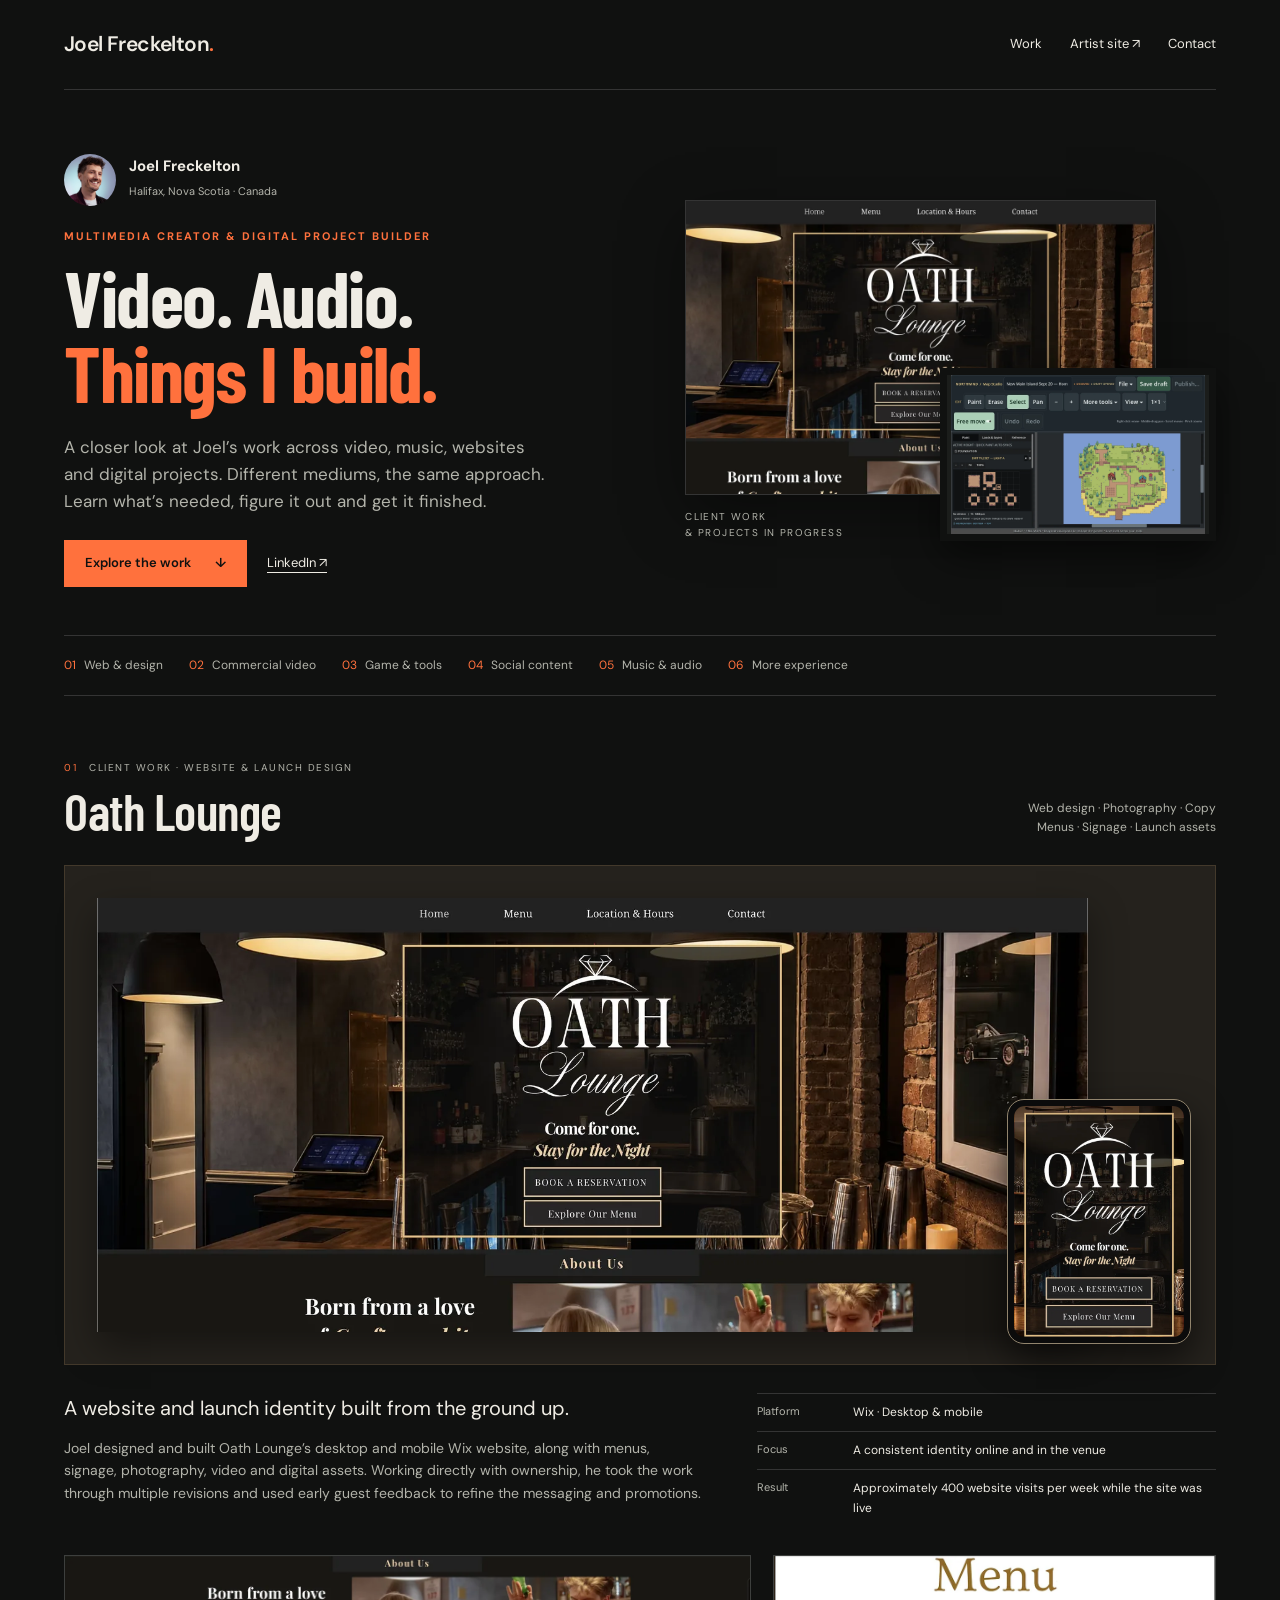
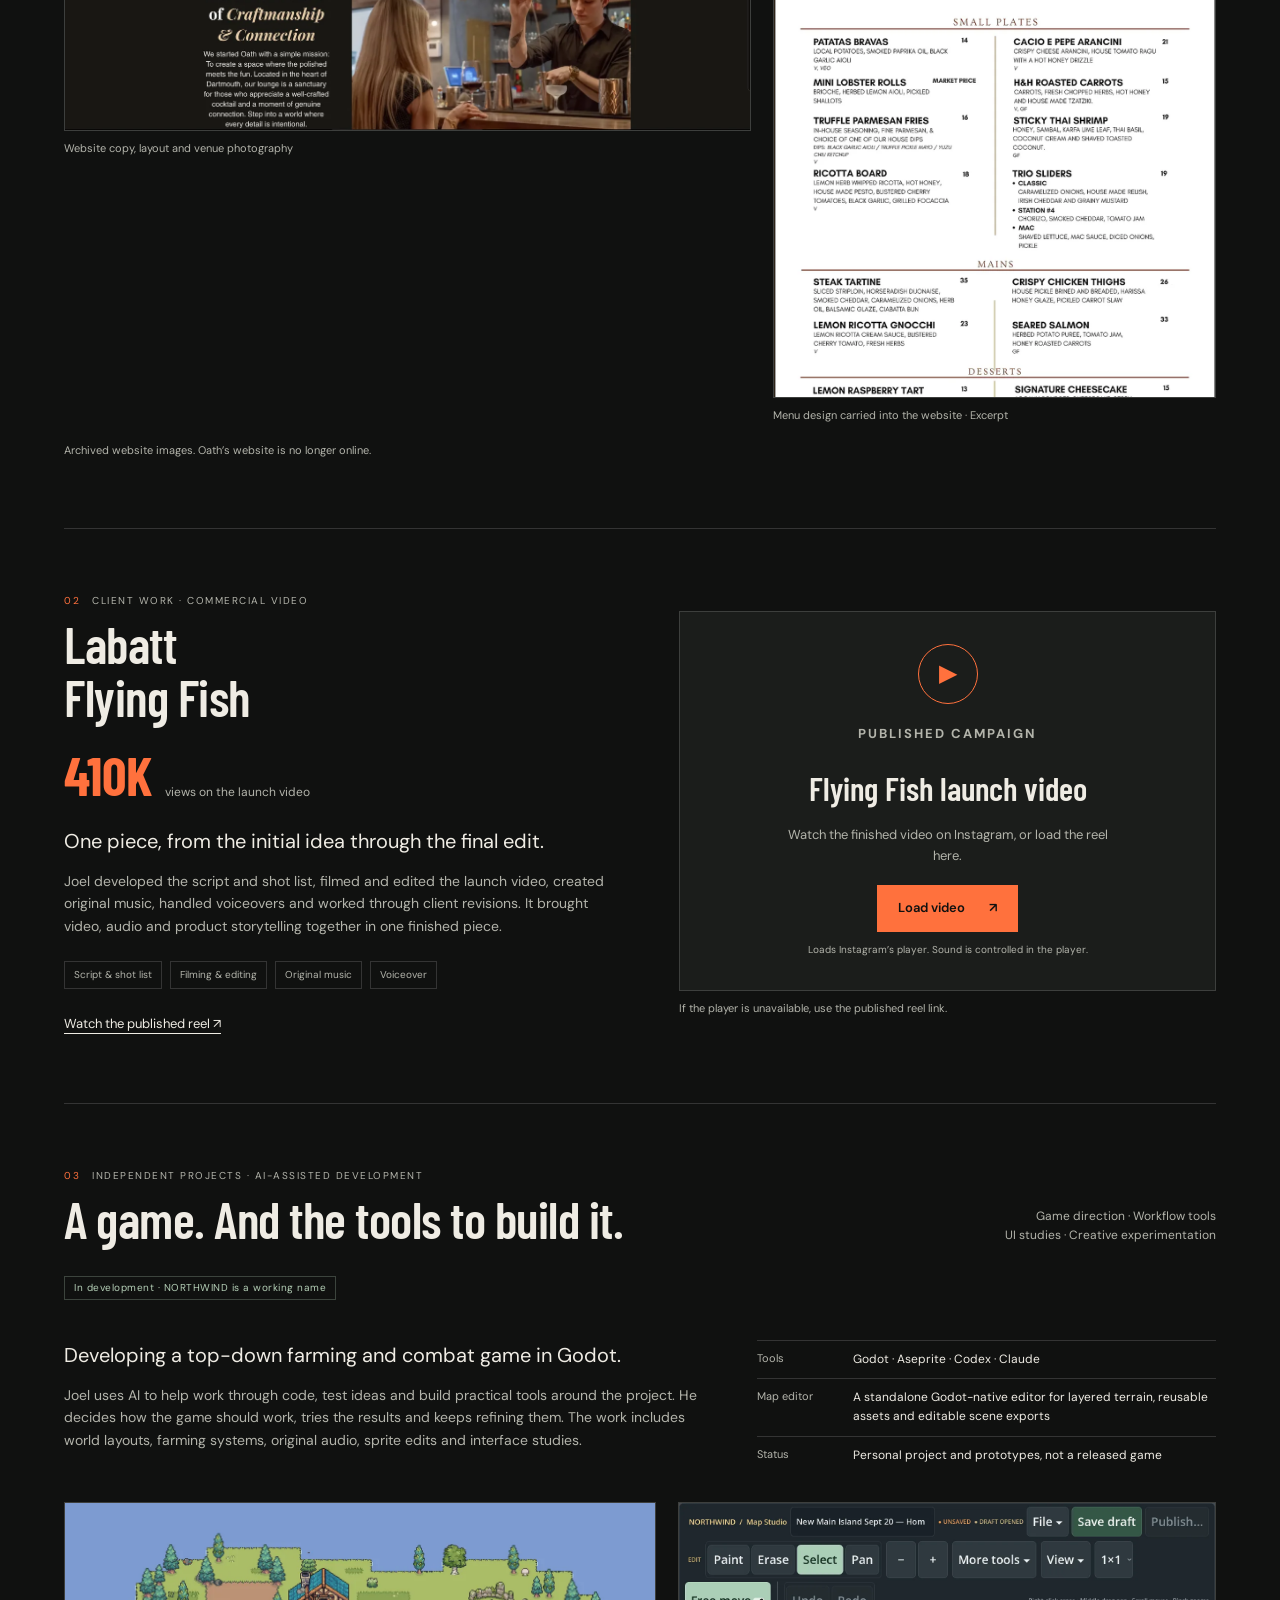
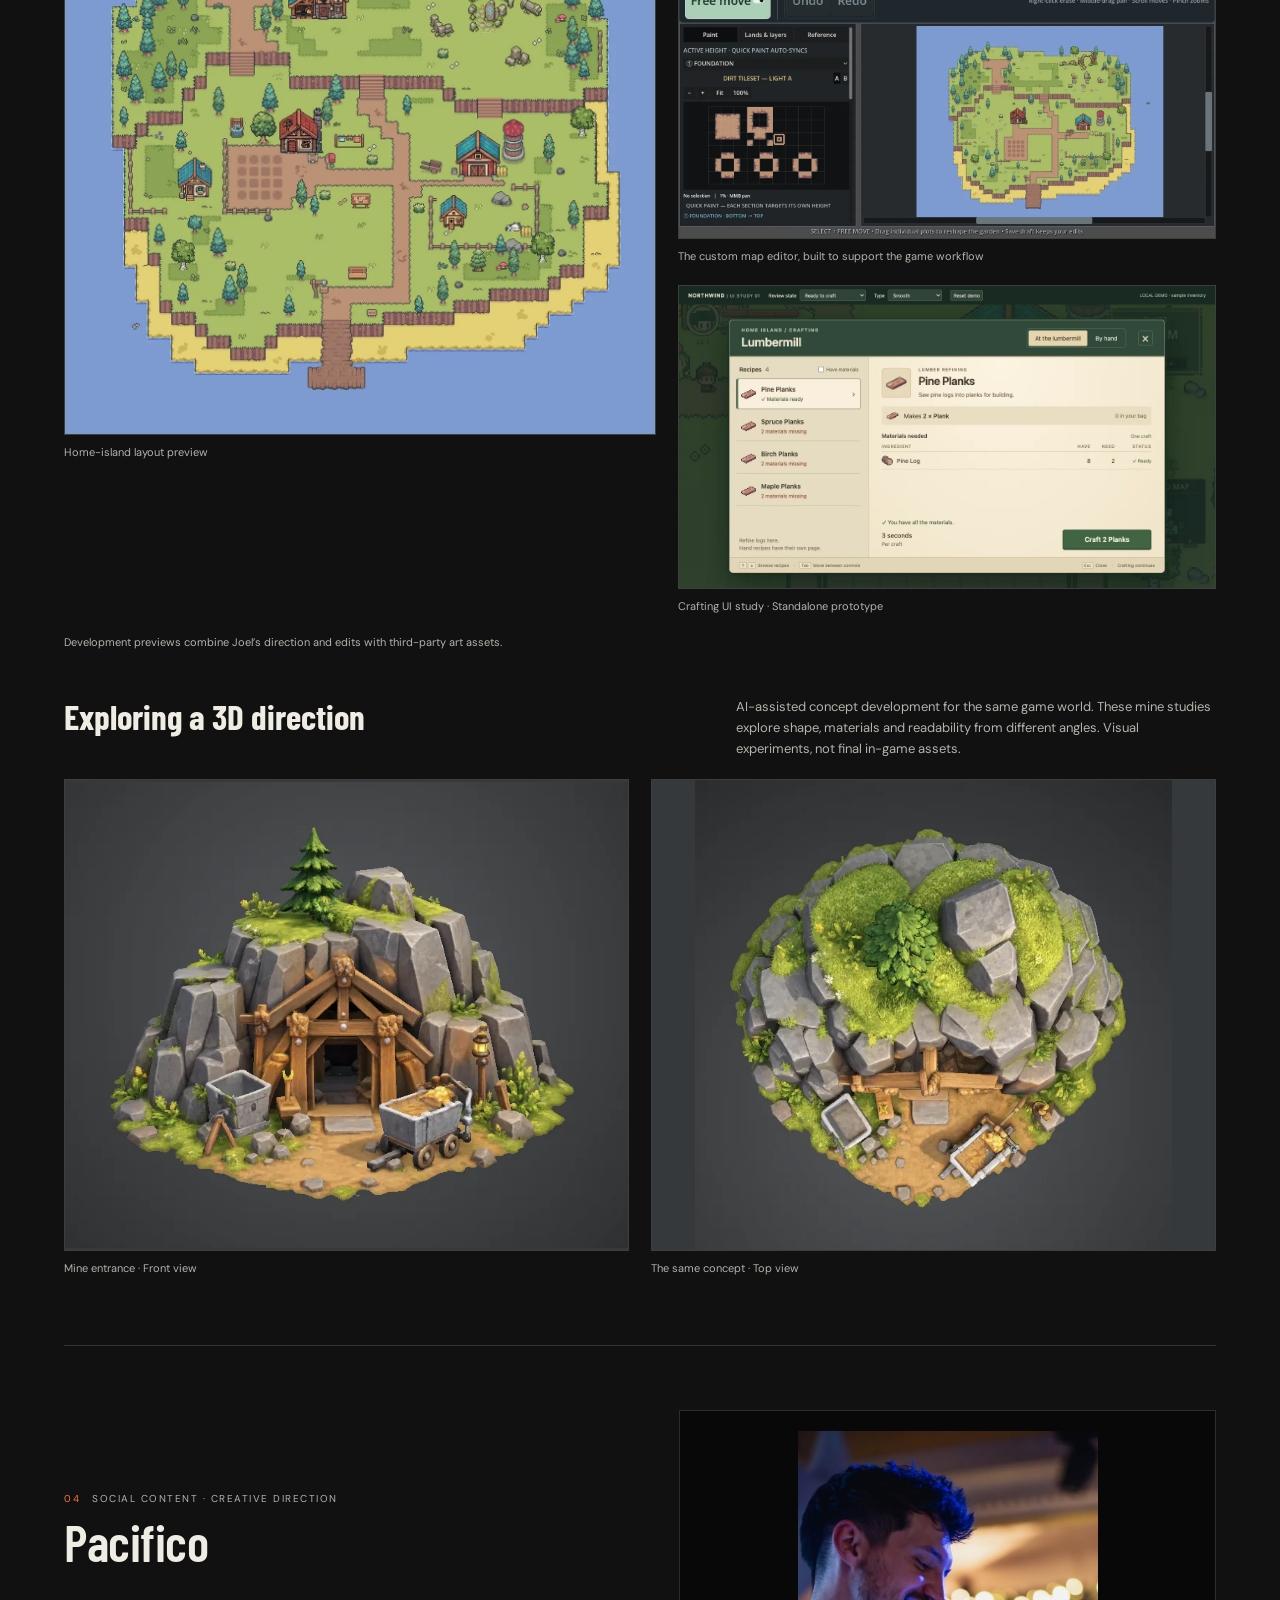
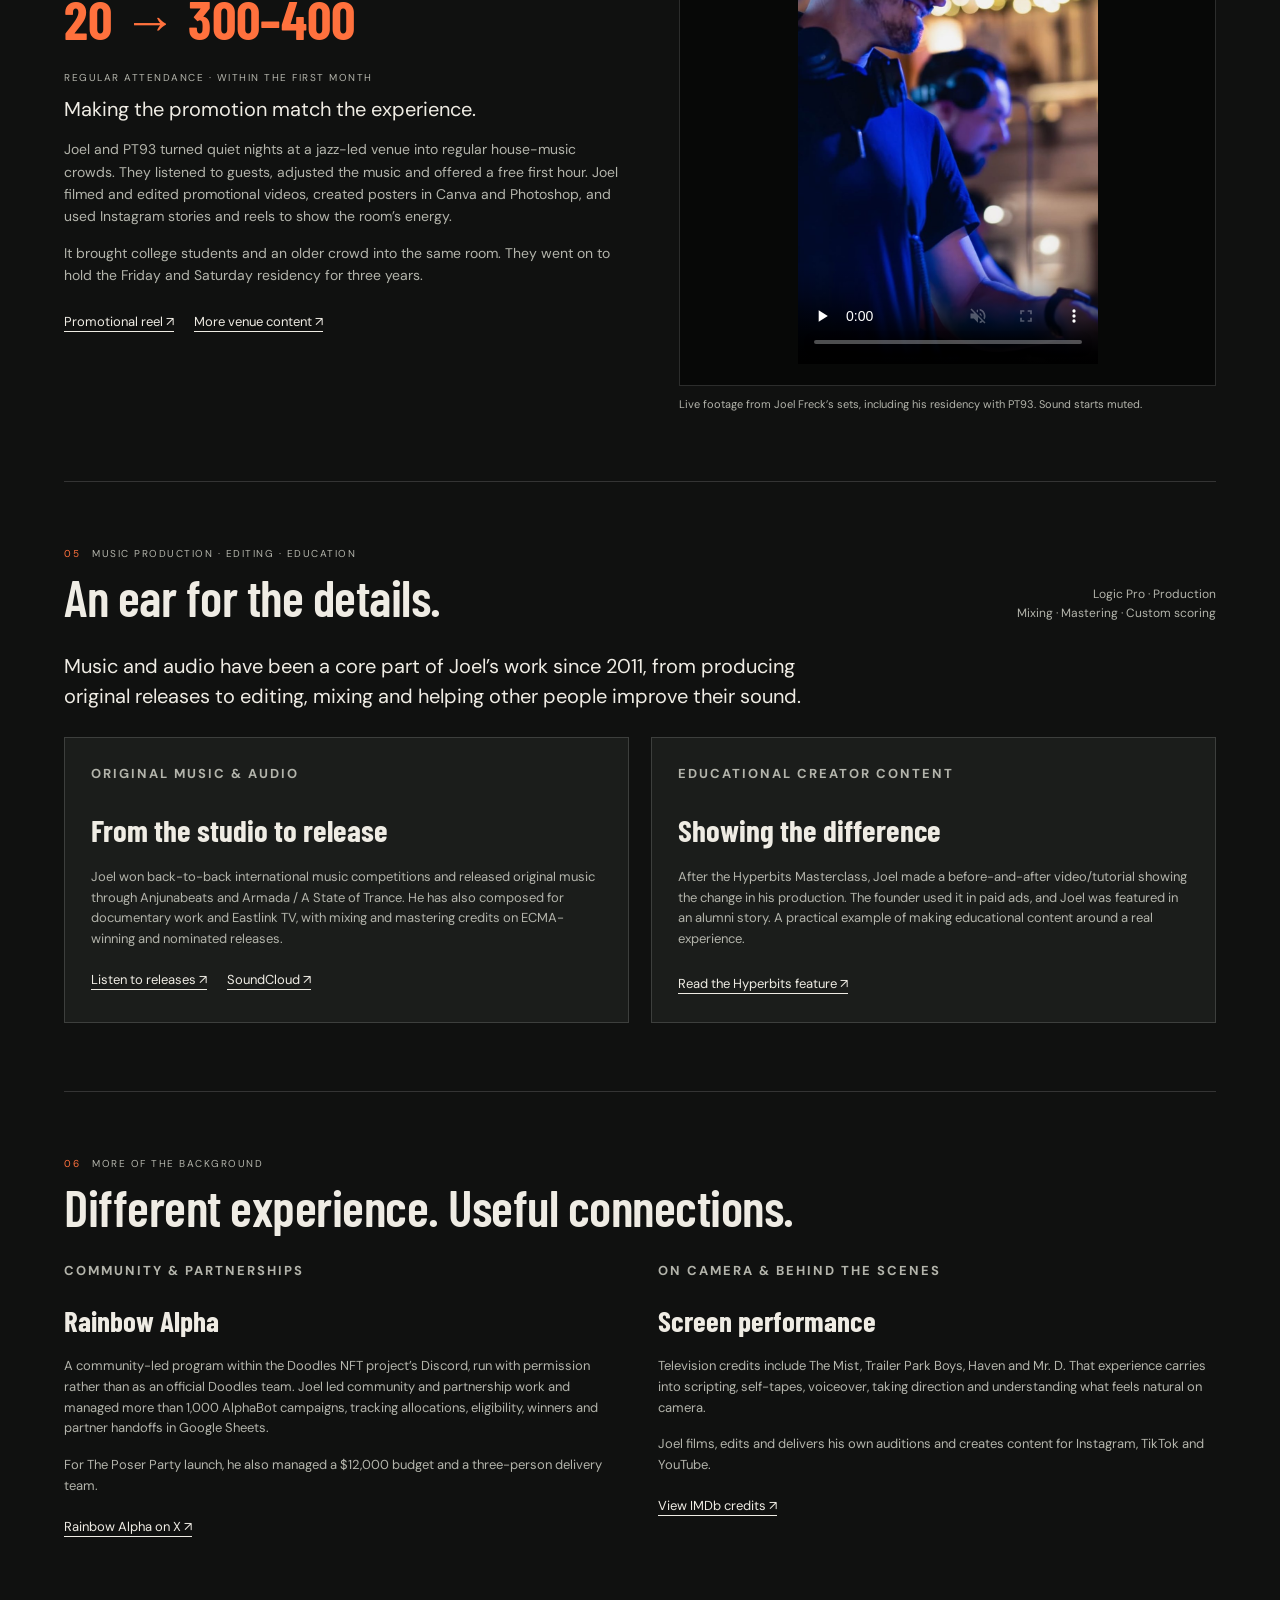
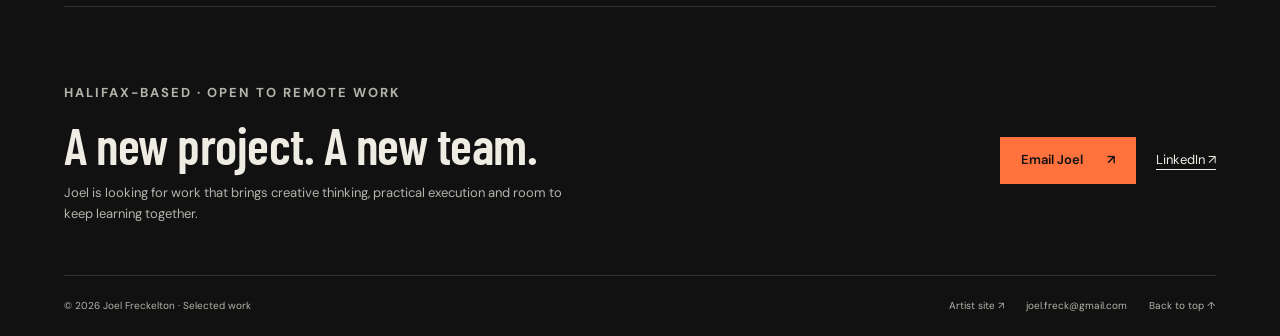
<file: work.html>
<!doctype html>
<html lang="en-CA">
<head>
  <meta charset="utf-8">
  <meta name="viewport" content="width=device-width, initial-scale=1">
  <meta name="robots" content="noindex, follow">
  <meta name="googlebot" content="noindex, follow">
  <meta name="theme-color" content="#101110">
  <title>Joel Freckelton | Selected Creative Work</title>
  <meta name="description" content="Selected video, audio, web design and AI-assisted digital projects by Halifax-based multimedia creator Joel Freckelton.">
  <meta property="og:title" content="Joel Freckelton | Selected Creative Work">
  <meta property="og:description" content="Video, audio, websites and digital projects. A closer look at the work, the process and Joel’s role in each project.">
  <meta property="og:image" content="https://joelfreck.com/work-assets/oath-desktop.webp">
  <meta property="og:image:alt" content="Oath Lounge website designed by Joel Freckelton">
  <meta property="og:url" content="https://joelfreck.com/work.html">
  <meta property="og:type" content="website">
  <meta name="twitter:card" content="summary_large_image">
  <link rel="canonical" href="https://joelfreck.com/work.html">
  <link rel="icon" href="data:image/svg+xml,%3Csvg xmlns='http://www.w3.org/2000/svg' viewBox='0 0 64 64'%3E%3Crect width='64' height='64' rx='10' fill='%23101110'/%3E%3Ctext x='12' y='45' font-family='sans-serif' font-weight='700' font-size='32' fill='%23ff713d'%3EJF%3C/text%3E%3C/svg%3E">
  <link rel="preconnect" href="https://fonts.googleapis.com">
  <link rel="preconnect" href="https://fonts.gstatic.com" crossorigin>
  <link href="https://fonts.googleapis.com/css2?family=Barlow+Condensed:wght@600;700&family=DM+Sans:wght@400;500;600;700&display=swap" rel="stylesheet">
  <style>
    :root{--ink:#101110;--panel:#1b1d1b;--paper:#efece4;--muted:#b3b4ab;--orange:#ff713d;--line:#ffffff26;--display:'Barlow Condensed',Impact,sans-serif;--body:'DM Sans',sans-serif;--gutter:clamp(20px,5vw,80px)}
    *{box-sizing:border-box}html{scroll-behavior:smooth;scroll-padding-top:100px}body{margin:0;background:var(--ink);color:var(--paper);font-family:var(--body);font-size:16px;line-height:1.6}a{color:inherit;text-underline-offset:5px}img,video{display:block;max-width:100%}button{font:inherit;cursor:pointer}button,a{-webkit-tap-highlight-color:transparent}::selection{background:var(--orange);color:var(--ink)}:focus-visible{outline:3px solid var(--orange);outline-offset:5px}.wrap{max-width:1440px;margin:auto;padding-inline:var(--gutter)}.skip{position:fixed;top:-100px;left:20px;z-index:100;background:var(--orange);color:var(--ink);padding:12px}.skip:focus{top:10px}
    .nav{display:flex;justify-content:space-between;align-items:center;gap:24px;min-height:90px;border-bottom:1px solid var(--line)}.wordmark{text-decoration:none;font-size:21px;font-weight:600;letter-spacing:-.6px}.wordmark span{color:var(--orange)}.nav-links{display:flex;gap:28px;font-size:13px}.nav-links a{text-decoration:none}.nav-links a:hover{color:var(--orange)}.kicker{color:var(--orange);font-size:11px;letter-spacing:2px;text-transform:uppercase;font-weight:700;margin:0 0 14px}.hero{display:grid;grid-template-columns:1.05fr 1fr;align-items:center;gap:clamp(32px,5vw,72px);padding-block:64px 48px}h1,h2,h3,p,figure{margin:0}h1{font-family:var(--display);font-size:clamp(54px,6.1vw,92px);line-height:.96;letter-spacing:-1.5px;font-weight:700}h1 span{color:var(--orange)}.hero-text{margin-top:24px;max-width:490px;font-size:17px;color:var(--muted)}.hero-person{display:flex;align-items:center;gap:13px;margin-bottom:22px}.hero-person img{width:52px;height:52px;object-fit:cover;border-radius:50%;object-position:50% 25%}.hero-person strong{display:block;font-size:15px;line-height:1.3}.hero-person small{font-size:11px;color:var(--muted)}.actions{display:flex;gap:20px;align-items:center;flex-wrap:wrap;margin-top:25px}.button{display:inline-flex;align-items:center;justify-content:space-between;gap:24px;padding:12px 20px;text-decoration:none;border:1px solid var(--line);font-size:13px;font-weight:600}.button.primary{background:var(--orange);border-color:var(--orange);color:var(--ink)}.button:hover{border-color:var(--orange)}.text-link{font-size:13px}.collage{position:relative;padding-bottom:46px;padding-right:60px}.collage-main{border:1px solid var(--line);box-shadow:0 20px 60px #0006;aspect-ratio:16/10;object-fit:cover;object-position:top}.collage-small{position:absolute;right:0;bottom:0;width:52%;aspect-ratio:16/10;object-fit:contain;background:var(--panel);border:7px solid var(--ink);box-shadow:0 14px 40px #0008}.collage-label{position:absolute;bottom:0;left:0;color:var(--muted);font-size:10px;letter-spacing:1.4px;text-transform:uppercase;width:40%}.index{display:flex;gap:26px;flex-wrap:wrap;padding-block:20px;border-top:1px solid var(--line);border-bottom:1px solid var(--line);margin-bottom:64px}.index a{font-size:12px;text-decoration:none;color:var(--muted)}.index a span{color:var(--orange);margin-right:8px}.index a:hover{color:var(--paper)}
    .case{padding-bottom:68px;margin-bottom:64px;border-bottom:1px solid var(--line);scroll-margin-top:24px}.case-head{display:flex;justify-content:space-between;gap:30px;align-items:flex-end;margin-bottom:28px}h2{font-family:var(--display);font-weight:600;font-size:clamp(42px,4vw,60px);line-height:1.04;letter-spacing:-.5px}.case-type{font-size:10px;color:var(--muted);text-transform:uppercase;letter-spacing:1.5px;margin-bottom:8px}.number{color:var(--orange);margin-right:12px}.role{max-width:340px;font-size:12px;color:var(--muted);text-align:right}.visual{background:var(--panel);border:1px solid var(--line);overflow:hidden}.visual img{width:100%;height:auto}.oath-stage{position:relative;padding:32px 11% 32px 32px;background:#25221d;border:1px solid #b9976433;margin-bottom:26px}.oath-stage .desktop{width:100%;height:auto;box-shadow:0 15px 35px #0006}.oath-phone{position:absolute;right:24px;bottom:20px;width:16%;padding:6px;background:#0b0b0b;border:1px solid #91846d;border-radius:17px;box-shadow:0 15px 35px #0009}.oath-phone img{border-radius:11px}.zoom{display:block;padding:0;background:none;border:0;text-align:left;width:100%;color:inherit;cursor:zoom-in}.zoom img{transition:filter .2s}.zoom:hover img{filter:brightness(1.07)}.caption{font-size:11px;color:var(--muted);margin-top:9px}.case-copy{display:grid;grid-template-columns:1.4fr 1fr;gap:50px;margin:28px 0}.lede{font-size:20px;line-height:1.5;margin-bottom:14px}.body-copy{font-size:14px;color:var(--muted);max-width:650px}.details{margin:0}.details div{padding:9px 0;border-top:1px solid var(--line);display:grid;grid-template-columns:80px 1fr;gap:16px}.details dt{color:var(--muted);font-size:11px}.details dd{margin:0;font-size:12px}.gallery{display:grid;grid-template-columns:1.55fr 1fr;gap:22px;align-items:start}.gallery .visual img{aspect-ratio:16/9;object-fit:cover;object-position:top}.gallery .menu img{aspect-ratio:1/1;object-fit:contain;background:#fff}.note{font-size:11px;color:var(--muted);margin-top:18px}.split{display:grid;grid-template-columns:1.05fr 1fr;gap:52px;align-items:center}.stat{margin:24px 0;display:flex;align-items:baseline;gap:12px}.stat strong{font-family:var(--display);font-size:54px;line-height:1;color:var(--orange)}.stat span{font-size:12px;color:var(--muted);max-width:170px}.embed-card{border:1px solid var(--line);background:var(--panel);min-height:380px;display:flex;align-items:center;justify-content:center;padding:30px;text-align:center}.embed-placeholder{max-width:330px}.play-circle{display:grid;place-items:center;width:60px;height:60px;border-radius:50%;border:1px solid var(--orange);color:var(--orange);margin:0 auto 20px;font-size:24px}.embed-placeholder h3{font-family:var(--display);font-size:33px;font-weight:600;margin-bottom:10px}.embed-placeholder p{font-size:13px;color:var(--muted);margin-bottom:18px}.embed-placeholder small{display:block;font-size:10px;color:var(--muted);margin-top:10px}.embed-card iframe{border:0;width:100%;height:640px;background:white}.embed-card.loaded{padding:0;display:block;min-height:0}.tags{display:flex;gap:8px;flex-wrap:wrap;margin-top:24px}.tags span{border:1px solid var(--line);font-size:10px;padding:5px 9px;color:var(--muted)}
    .wip{color:#b5d0b7;border:1px solid #b5d0b744;display:inline-block;font-size:10px;padding:3px 9px;margin-bottom:12px;letter-spacing:.5px}.game-layout{display:grid;grid-template-columns:1.1fr 1fr;gap:22px}.world img{aspect-ratio:10/9;object-fit:contain;background:#809dca;image-rendering:auto}.game-side{display:grid;gap:20px;align-content:start}.game-side .visual img{object-fit:contain}.subhead{display:flex;align-items:flex-start;justify-content:space-between;gap:32px;margin-top:46px;margin-bottom:20px}.subhead h3{font-family:var(--display);font-size:35px;line-height:1.1}.subhead p{max-width:480px;font-size:13px;color:var(--muted)}.concepts{display:grid;grid-template-columns:1fr 1fr;gap:22px}.concepts img{aspect-ratio:1.2/1;object-fit:contain;background:#36393c}.live-video{border:1px solid var(--line);background:#070807;padding:20px;display:flex;justify-content:center}.live-video video{width:100%;max-width:300px;aspect-ratio:9/16;object-fit:cover}.live-caption{font-size:11px;color:var(--muted);margin-top:10px}.audio-section .lede{max-width:760px}.audio-grid{display:grid;grid-template-columns:1fr 1fr;gap:22px;margin-top:26px}.audio-card{padding:26px;border:1px solid var(--line);background:var(--panel)}.audio-card h3{font-family:var(--display);font-size:31px;margin-bottom:12px}.audio-card p{font-size:13px;color:var(--muted);margin-bottom:20px}.audio-card .links{display:flex;flex-wrap:wrap;gap:20px}.more-grid{display:grid;grid-template-columns:1fr 1fr;gap:36px}.more-grid h3{font-family:var(--display);font-size:29px;margin:8px 0 12px}.more-grid p{font-size:13px;color:var(--muted);margin-bottom:16px}.contact{display:flex;justify-content:space-between;align-items:center;gap:32px;margin-block:64px 50px}.contact h2{font-size:clamp(38px,4vw,56px)}.contact p{color:var(--muted);font-size:13px;max-width:510px;margin-top:12px}.footer{border-top:1px solid var(--line);padding-block:22px;display:flex;justify-content:space-between;gap:25px;align-items:center;font-size:10px;color:var(--muted)}.footer-links{display:flex;gap:22px}.footer-links a{text-decoration:none}.back-top{text-decoration:none}
    dialog{padding:0;border:1px solid var(--line);background:var(--ink);color:var(--paper);width:min(1300px,94vw);max-height:94vh}dialog::backdrop{background:#000c}dialog .dialog-top{padding:12px 18px;display:flex;justify-content:space-between;align-items:center;border-bottom:1px solid var(--line);gap:20px;font-size:12px}dialog .close{background:none;border:1px solid var(--line);color:inherit;padding:5px 12px;font-size:12px}dialog img{width:100%;max-height:80vh;object-fit:contain;background:#1b1d1b}dialog .dialog-caption{padding:10px 18px;color:var(--muted);font-size:11px}
    @media(min-width:1500px){.wrap{max-width:1440px}}@media(max-width:850px){.hero{grid-template-columns:1fr;gap:35px;padding-block:38px}.hero h1{font-size:clamp(56px,10vw,80px)}.hero-text{max-width:620px}.collage{max-width:660px}.index{margin-bottom:42px;gap:17px}.case{margin-bottom:44px;padding-bottom:44px}.case-head{align-items:flex-start}.role{max-width:210px}.case-copy,.split{gap:28px}.case-copy{grid-template-columns:1.2fr 1fr}.game-layout{grid-template-columns:1fr}.game-side{grid-template-columns:1fr 1fr;gap:20px}.subhead{flex-direction:column;gap:14px}.subhead p{max-width:650px}.contact{margin-block:40px;align-items:flex-start}.nav-links{gap:19px}}
    @media(max-width:580px){.nav{min-height:74px;gap:14px}.wordmark{font-size:17px}.nav-links{gap:14px;font-size:11px}.nav-links .artist-nav{display:none}.hero{padding-top:32px}.hero h1{font-size:61px}.hero-text{font-size:15px}.collage{padding-right:35px;padding-bottom:32px}.collage-small{border-width:4px}.collage-label{font-size:8px}.index{gap:12px 20px}.index a{font-size:11px}.case-head{display:block;margin-bottom:20px}.role{text-align:left;max-width:none;margin-top:12px}.case-copy,.gallery,.split,.concepts,.audio-grid,.more-grid{grid-template-columns:1fr;gap:22px}.case-copy{margin-block:22px}.lede{font-size:18px}.oath-stage{padding:14px 16% 14px 14px}.oath-phone{right:8px;bottom:9px;width:21%;border-radius:9px;padding:3px}.oath-phone img{border-radius:6px}.gallery .menu img{max-height:360px}.game-side{grid-template-columns:1fr}.embed-card{min-height:300px;padding:22px}.embed-card iframe{height:590px}.stat strong{font-size:48px}.contact{display:block}.contact .actions{margin-top:22px}.footer{display:block}.footer-links{margin-top:12px}.audio-card{padding:23px}.subhead{margin-top:30px}.live-video video{max-width:250px}.caption{font-size:10px}}
    img{height:auto}.hero-person img{height:52px}.collage-main{width:100%;height:auto}.collage-small{height:auto}.gallery .visual img{aspect-ratio:auto;object-fit:contain}.gallery .menu img{aspect-ratio:1/1}.note{line-height:1.6}
    @media(prefers-reduced-motion:reduce){html{scroll-behavior:auto}.zoom img{transition:none}}
  </style>
</head>
<body>
  <a class="skip" href="#main">Skip to work</a>
  <div class="wrap">
    <nav class="nav" aria-label="Portfolio navigation">
      <a class="wordmark" href="#top">Joel Freckelton<span>.</span></a>
      <div class="nav-links"><a href="#oath">Work</a><a class="artist-nav" href="/">Artist site ↗</a><a href="#contact">Contact</a></div>
    </nav>
    <main id="main">
      <header class="hero" id="top">
        <div>
          <div class="hero-person"><img src="JFFULL.png" width="52" height="52" alt="Joel Freckelton"><div><strong>Joel Freckelton</strong><small>Halifax, Nova Scotia · Canada</small></div></div>
          <p class="kicker">Multimedia creator & digital project builder</p>
          <h1>Video. Audio.<br><span>Things I build.</span></h1>
          <p class="hero-text">A closer look at Joel’s work across video, music, websites and digital projects. Different mediums, the same approach. Learn what’s needed, figure it out and get it finished.</p>
          <div class="actions"><a class="button primary" href="#oath">Explore the work <span aria-hidden="true">↓</span></a><a class="text-link" href="https://www.linkedin.com/in/joel-freckelton-503978156/" target="_blank" rel="noopener noreferrer">LinkedIn ↗</a></div>
        </div>
        <div class="collage" aria-label="Selected web design and digital project previews">
          <img class="collage-main" src="work-assets/oath-desktop.webp" width="1600" height="700" alt="Oath Lounge desktop website">
          <img class="collage-small" src="work-assets/map-editor.webp" width="1440" height="900" alt="A custom map editor built for a Godot farming game">
          <span class="collage-label">Client work<br>& projects in progress</span>
        </div>
      </header>
      <nav class="index" aria-label="Jump to a project"><a href="#oath"><span>01</span>Web & design</a><a href="#video"><span>02</span>Commercial video</a><a href="#digital"><span>03</span>Game & tools</a><a href="#pacifico"><span>04</span>Social content</a><a href="#audio"><span>05</span>Music & audio</a><a href="#more"><span>06</span>More experience</a></nav>

      <article class="case" id="oath" aria-labelledby="oath-title">
        <div class="case-head"><div><p class="case-type"><span class="number">01</span>Client work · Website & launch design</p><h2 id="oath-title">Oath Lounge</h2></div><p class="role">Web design · Photography · Copy<br>Menus · Signage · Launch assets</p></div>
        <div class="oath-stage"><button class="zoom" data-caption="Oath Lounge · Desktop homepage designed in Wix" aria-label="Enlarge Oath desktop website"><img class="desktop" src="work-assets/oath-desktop.webp" width="1600" height="700" loading="lazy" alt="Oath Lounge homepage with venue photography and reservation links"></button><div class="oath-phone"><button class="zoom" data-caption="Oath Lounge · Mobile homepage" aria-label="Enlarge Oath mobile website"><img src="work-assets/oath-mobile.webp" width="562" height="764" loading="lazy" alt="Mobile version of the Oath Lounge homepage"></button></div></div>
        <div class="case-copy"><div><p class="lede">A website and launch identity built from the ground up.</p><p class="body-copy">Joel designed and built Oath Lounge’s desktop and mobile Wix website, along with menus, signage, photography, video and digital assets. Working directly with ownership, he took the work through multiple revisions and used early guest feedback to refine the messaging and promotions.</p></div><dl class="details"><div><dt>Platform</dt><dd>Wix · Desktop & mobile</dd></div><div><dt>Focus</dt><dd>A consistent identity online and in the venue</dd></div><div><dt>Result</dt><dd>Approximately 400 website visits per week while the site was live</dd></div></dl></div>
        <div class="gallery"><figure><div class="visual"><button class="zoom" data-caption="Oath Lounge · Brand story and venue photography" aria-label="Enlarge Oath About section"><img src="work-assets/oath-about.webp" width="1400" height="357" loading="lazy" alt="Oath Lounge About section and original hospitality photography"></button></div><figcaption class="caption">Website copy, layout and venue photography</figcaption></figure><figure><div class="visual menu"><button class="zoom" data-caption="Oath Lounge · Food menu design excerpt" aria-label="Enlarge Oath menu"><img src="work-assets/oath-menu.webp" width="1000" height="1000" loading="lazy" alt="Excerpt of the Oath Lounge menu with a clean two-column food layout"></button></div><figcaption class="caption">Menu design carried into the website · Excerpt</figcaption></figure></div>
        <p class="note">Archived website images. Oath’s website is no longer online.</p>
      </article>

      <article class="case split" id="video" aria-labelledby="video-title">
        <div><p class="case-type"><span class="number">02</span>Client work · Commercial video</p><h2 id="video-title">Labatt<br>Flying Fish</h2><div class="stat"><strong>410K</strong><span>views on the launch video</span></div><p class="lede">One piece, from the initial idea through the final edit.</p><p class="body-copy">Joel developed the script and shot list, filmed and edited the launch video, created original music, handled voiceovers and worked through client revisions. It brought video, audio and product storytelling together in one finished piece.</p><div class="tags" aria-label="Project responsibilities"><span>Script & shot list</span><span>Filming & editing</span><span>Original music</span><span>Voiceover</span></div><div class="actions"><a class="text-link" href="https://www.instagram.com/reel/DMv19r9BSgu/" target="_blank" rel="noopener noreferrer">Watch the published reel ↗</a></div></div>
        <div><div class="embed-card" id="commercial-embed"><div class="embed-placeholder"><span class="play-circle" aria-hidden="true">▶</span><p class="kicker">Published campaign</p><h3>Flying Fish launch video</h3><p>Watch the finished video on Instagram, or load the reel here.</p><button class="button primary" id="load-reel" type="button">Load video <span aria-hidden="true">↗</span></button><small>Loads Instagram’s player. Sound is controlled in the player.</small></div></div><p class="caption">If the player is unavailable, use the published reel link.</p></div>
      </article>

      <article class="case" id="digital" aria-labelledby="digital-title">
        <div class="case-head"><div><p class="case-type"><span class="number">03</span>Independent projects · AI-assisted development</p><h2 id="digital-title">A game. And the tools to build it.</h2></div><p class="role">Game direction · Workflow tools<br>UI studies · Creative experimentation</p></div>
        <span class="wip">In development · NORTHWIND is a working name</span>
        <div class="case-copy"><div><p class="lede">Developing a top-down farming and combat game in Godot.</p><p class="body-copy">Joel uses AI to help work through code, test ideas and build practical tools around the project. He decides how the game should work, tries the results and keeps refining them. The work includes world layouts, farming systems, original audio, sprite edits and interface studies.</p></div><dl class="details"><div><dt>Tools</dt><dd>Godot · Aseprite · Codex · Claude</dd></div><div><dt>Map editor</dt><dd>A standalone Godot-native editor for layered terrain, reusable assets and editable scene exports</dd></div><div><dt>Status</dt><dd>Personal project and prototypes, not a released game</dd></div></dl></div>
        <div class="game-layout"><figure><div class="visual world"><button class="zoom" data-caption="Game development · Home-island layout preview" aria-label="Enlarge game world preview"><img src="work-assets/game-world.webp" width="1200" height="1080" loading="lazy" alt="Top-down farm-island layout with houses, paths, crops and livestock areas"></button></div><figcaption class="caption">Home-island layout preview</figcaption></figure><div class="game-side"><figure><div class="visual"><button class="zoom" data-caption="Godot-native map editor · Layered terrain and asset placement" aria-label="Enlarge custom map editor"><img src="work-assets/map-editor.webp" width="1440" height="900" loading="lazy" alt="Custom map editor showing terrain painting, selection tools and a layered farm island"></button></div><figcaption class="caption">The custom map editor, built to support the game workflow</figcaption></figure><figure><div class="visual"><button class="zoom" data-caption="Crafting interface study · Standalone prototype, not a shipped game screen" aria-label="Enlarge crafting interface prototype"><img src="work-assets/crafting-ui.webp" width="1280" height="720" loading="lazy" alt="Crafting interface prototype showing materials, recipes and a craft action"></button></div><figcaption class="caption">Crafting UI study · Standalone prototype</figcaption></figure></div></div>
        <p class="note">Development previews combine Joel’s direction and edits with third-party art assets.</p>
        <div class="subhead"><h3>Exploring a 3D direction</h3><p>AI-assisted concept development for the same game world. These mine studies explore shape, materials and readability from different angles. Visual experiments, not final in-game assets.</p></div>
        <div class="concepts"><figure><div class="visual"><button class="zoom" data-caption="AI-assisted 3D concept · Mine entrance, front view" aria-label="Enlarge front view of 3D mine concept"><img src="work-assets/mine-concept.webp" width="742" height="614" loading="lazy" alt="AI-assisted 3D mine concept with timber entrance, mossy stone and a mine cart"></button></div><figcaption class="caption">Mine entrance · Front view</figcaption></figure><figure><div class="visual"><button class="zoom" data-caption="AI-assisted 3D concept · Mine entrance, top view" aria-label="Enlarge top view of 3D mine concept"><img src="work-assets/mine-top-view.webp" width="684" height="672" loading="lazy" alt="Top view of the same AI-assisted 3D mine concept"></button></div><figcaption class="caption">The same concept · Top view</figcaption></figure></div>
      </article>

      <article class="case split" id="pacifico" aria-labelledby="pacifico-title">
        <div><p class="case-type"><span class="number">04</span>Social content · Creative direction</p><h2 id="pacifico-title">Pacifico</h2><div class="stat"><strong>20 → 300–400</strong></div><p class="case-type">Regular attendance · Within the first month</p><p class="lede">Making the promotion match the experience.</p><p class="body-copy">Joel and PT93 turned quiet nights at a jazz-led venue into regular house-music crowds. They listened to guests, adjusted the music and offered a free first hour. Joel filmed and edited promotional videos, created posters in Canva and Photoshop, and used Instagram stories and reels to show the room’s energy.</p><p class="body-copy" style="margin-top:14px">It brought college students and an older crowd into the same room. They went on to hold the Friday and Saturday residency for three years.</p><div class="actions"><a class="text-link" href="https://www.instagram.com/reel/C5H6PriN1U3/" target="_blank" rel="noopener noreferrer">Promotional reel ↗</a><a class="text-link" href="https://www.instagram.com/reel/DbD-8dzOozs/" target="_blank" rel="noopener noreferrer">More venue content ↗</a></div></div>
        <figure><div class="live-video"><video controls muted loop playsinline preload="none" poster="JF_Pacif.png" aria-label="Joel Freck and PT93 performance highlights"><source src="joel-pt93-promo-web.mp4" type="video/mp4">Your browser does not support this video. <a href="joel-pt93-promo-web.mp4">Open performance footage.</a></video></div><figcaption class="live-caption">Live footage from Joel Freck’s sets, including his residency with PT93. Sound starts muted.</figcaption></figure>
      </article>

      <article class="case audio-section" id="audio" aria-labelledby="audio-title">
        <div class="case-head"><div><p class="case-type"><span class="number">05</span>Music production · Editing · Education</p><h2 id="audio-title">An ear for the details.</h2></div><p class="role">Logic Pro · Production<br>Mixing · Mastering · Custom scoring</p></div>
        <p class="lede">Music and audio have been a core part of Joel’s work since 2011, from producing original releases to editing, mixing and helping other people improve their sound.</p>
        <div class="audio-grid"><div class="audio-card"><p class="kicker">Original music & audio</p><h3>From the studio to release</h3><p>Joel won back-to-back international music competitions and released original music through Anjunabeats and Armada / A State of Trance. He has also composed for documentary work and Eastlink TV, with mixing and mastering credits on ECMA-winning and nominated releases.</p><div class="links"><a class="text-link" href="/#music" target="_blank" rel="noopener noreferrer">Listen to releases ↗</a><a class="text-link" href="https://soundcloud.com/joelfreck" target="_blank" rel="noopener noreferrer">SoundCloud ↗</a></div></div><div class="audio-card"><p class="kicker">Educational creator content</p><h3>Showing the difference</h3><p>After the Hyperbits Masterclass, Joel made a before-and-after video/tutorial showing the change in his production. The founder used it in paid ads, and Joel was featured in an alumni story. A practical example of making educational content around a real experience.</p><a class="text-link" href="https://hyperbits.com/blog/joel-freck/" target="_blank" rel="noopener noreferrer">Read the Hyperbits feature ↗</a></div></div>
      </article>

      <section class="case" id="more" aria-labelledby="more-title"><div class="case-head"><div><p class="case-type"><span class="number">06</span>More of the background</p><h2 id="more-title">Different experience. Useful connections.</h2></div></div><div class="more-grid"><div><p class="kicker">Community & partnerships</p><h3>Rainbow Alpha</h3><p>A community-led program within the Doodles NFT project’s Discord, run with permission rather than as an official Doodles team. Joel led community and partnership work and managed more than 1,000 AlphaBot campaigns, tracking allocations, eligibility, winners and partner handoffs in Google Sheets.</p><p>For The Poser Party launch, he also managed a $12,000 budget and a three-person delivery team.</p><a class="text-link" href="https://x.com/RainbowAlpha_" target="_blank" rel="noopener noreferrer">Rainbow Alpha on X ↗</a></div><div><p class="kicker">On camera & behind the scenes</p><h3>Screen performance</h3><p>Television credits include The Mist, Trailer Park Boys, Haven and Mr. D. That experience carries into scripting, self-tapes, voiceover, taking direction and understanding what feels natural on camera.</p><p>Joel films, edits and delivers his own auditions and creates content for Instagram, TikTok and YouTube.</p><a class="text-link" href="https://www.imdb.com/name/nm3531058/" target="_blank" rel="noopener noreferrer">View IMDb credits ↗</a></div></div></section>

      <section class="contact" id="contact" aria-labelledby="contact-title"><div><p class="kicker">Halifax-based · Open to remote work</p><h2 id="contact-title">A new project. A new team.</h2><p>Joel is looking for work that brings creative thinking, practical execution and room to keep learning together.</p></div><div class="actions"><a class="button primary" href="mailto:joel.freck@gmail.com?subject=Creative%20work%20inquiry">Email Joel <span aria-hidden="true">↗</span></a><a class="text-link" href="https://www.linkedin.com/in/joel-freckelton-503978156/" target="_blank" rel="noopener noreferrer">LinkedIn ↗</a></div></section>
    </main>
    <footer class="footer"><span>© 2026 Joel Freckelton · Selected work</span><div class="footer-links"><a href="/">Artist site ↗</a><a href="mailto:joel.freck@gmail.com">joel.freck@gmail.com</a><a class="back-top" href="#top">Back to top ↑</a></div></footer>
  </div>
  <dialog id="image-dialog" aria-labelledby="image-caption"><div class="dialog-top"><span>Project detail</span><button class="close" type="button">Close ✕</button></div><img id="detail-image" alt=""><p class="dialog-caption" id="image-caption"></p></dialog>
  <script>
    const dialog = document.getElementById('image-dialog');
    const detail = document.getElementById('detail-image');
    const caption = document.getElementById('image-caption');
    document.querySelectorAll('.zoom').forEach(button => button.addEventListener('click', () => {
      const source = button.querySelector('img');
      detail.src = source.src; detail.alt = source.alt; caption.textContent = button.dataset.caption;
      dialog.showModal();
    }));
    dialog.querySelector('.close').addEventListener('click', () => dialog.close());
    dialog.addEventListener('click', event => { if (event.target === dialog) dialog.close(); });
    document.getElementById('load-reel').addEventListener('click', () => {
      const container = document.getElementById('commercial-embed');
      const iframe = document.createElement('iframe');
      iframe.src = 'https://www.instagram.com/reel/DMv19r9BSgu/embed/';
      iframe.title = 'Labatt Flying Fish launch video';
      iframe.allow = 'autoplay; encrypted-media; picture-in-picture';
      iframe.referrerPolicy = 'strict-origin-when-cross-origin';
      container.replaceChildren(iframe); container.classList.add('loaded');
    });
    document.addEventListener('visibilitychange', () => { if (document.hidden) document.querySelectorAll('video').forEach(video => video.pause()); });
  </script>
</body>
</html>
</file>
